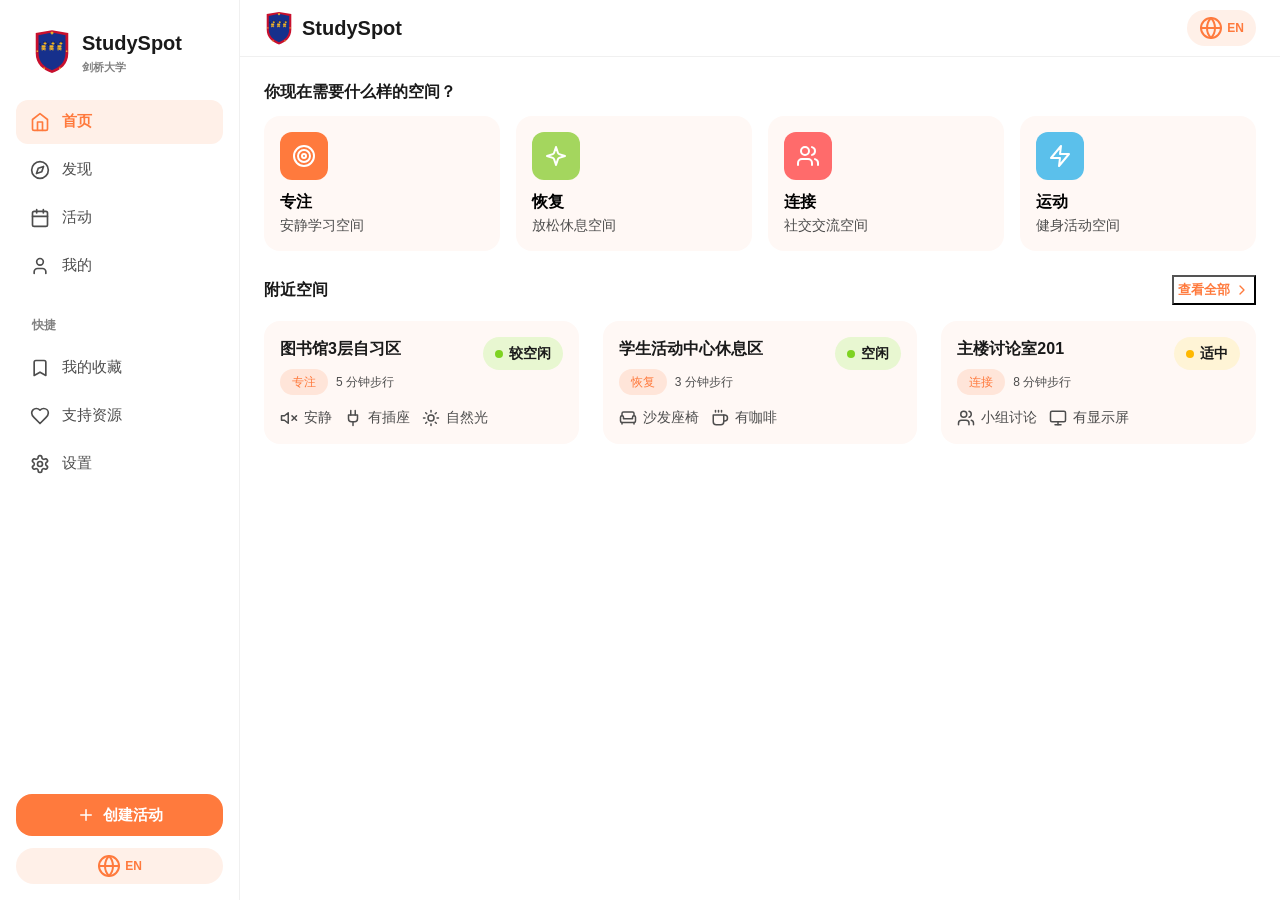
<file: index.html>
<!DOCTYPE html>
<html lang="zh-CN">
<head>
  <meta charset="UTF-8" />
  <meta name="viewport" content="width=device-width, initial-scale=1.0, viewport-fit=cover" />
  <meta name="theme-color" content="#FF7A3D" />
  <meta name="description" content="StudySpot — 校园空间与学生福祉导航平台 / Campus space & wellbeing navigation" />
  <link rel="manifest" href="manifest.webmanifest" />
  <link rel="icon" type="image/svg+xml" href="icons/app-icon.svg" />
  <link rel="apple-touch-icon" href="icons/app-icon.svg" />
  <meta name="apple-mobile-web-app-capable" content="yes" />
  <meta name="apple-mobile-web-app-status-bar-style" content="default" />
  <title>StudySpot</title>
  <link rel="stylesheet" href="css/styles.css" />
</head>
<body>
  <!-- Desktop sidebar (hidden on mobile) -->
  <div class="sidebar-wrap">
    <aside class="sidebar" id="sidebar" aria-label="主导航 / Sidebar navigation"></aside>
  </div>

  <!-- Top app bar -->
  <div class="app-header-wrap">
    <div class="status-bar"></div>
    <header class="app-header" id="app-header">
      <!-- Header content injected by router -->
    </header>
  </div>

  <!-- Scrollable main content -->
  <main class="app-main" id="app-main"></main>

  <!-- Bottom navigation -->
  <div class="bottom-bar-wrap">
    <nav class="bottom-nav" id="bottom-nav" aria-label="主导航"></nav>
    <div class="status-bar"></div>
  </div>

  <!-- Toast -->
  <div class="toast" id="toast" role="status" aria-live="polite"></div>

  <script src="js/icons.js"></script>
  <script src="js/data.js"></script>
  <script src="js/views.js"></script>
  <script src="js/app.js"></script>
  <script>
    if ('serviceWorker' in navigator) {
      window.addEventListener('load', function () {
        navigator.serviceWorker.register('sw.js').catch(function () {});
      });
    }
  </script>
</body>
</html>
</file>
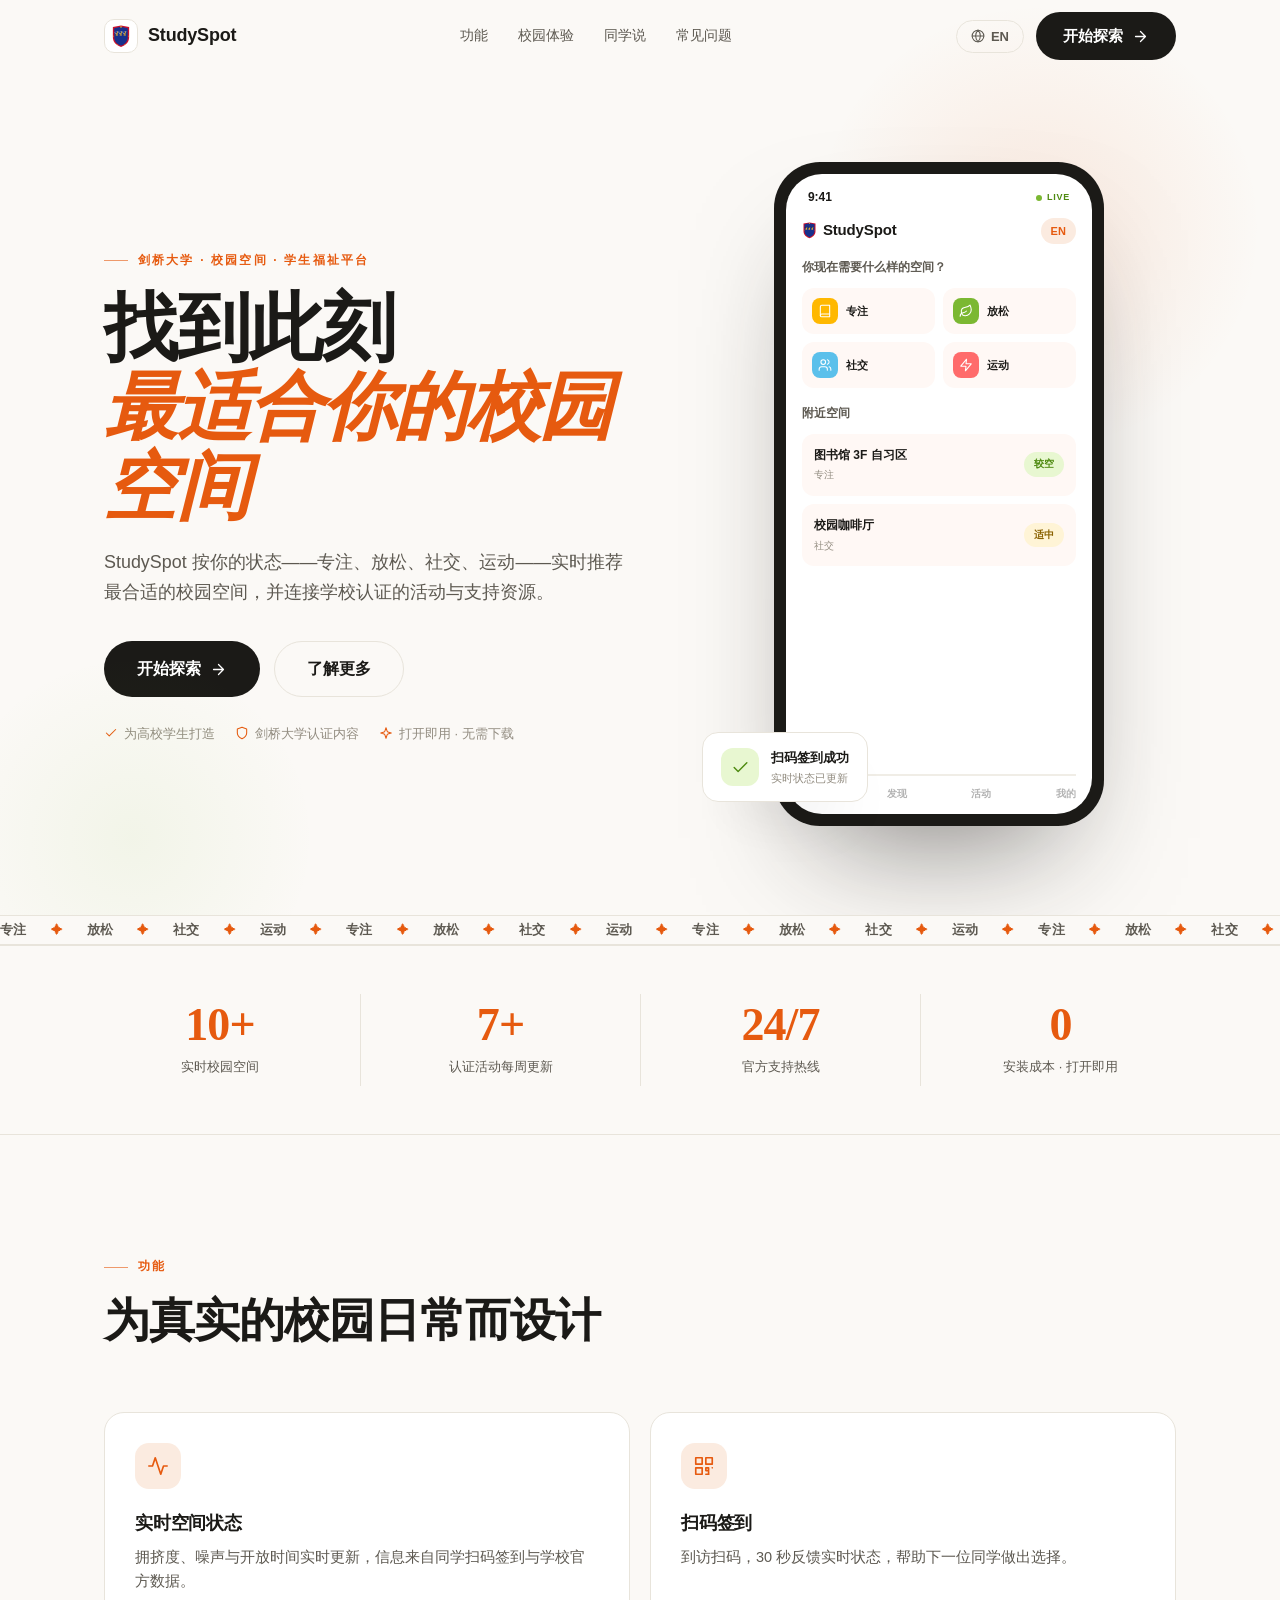
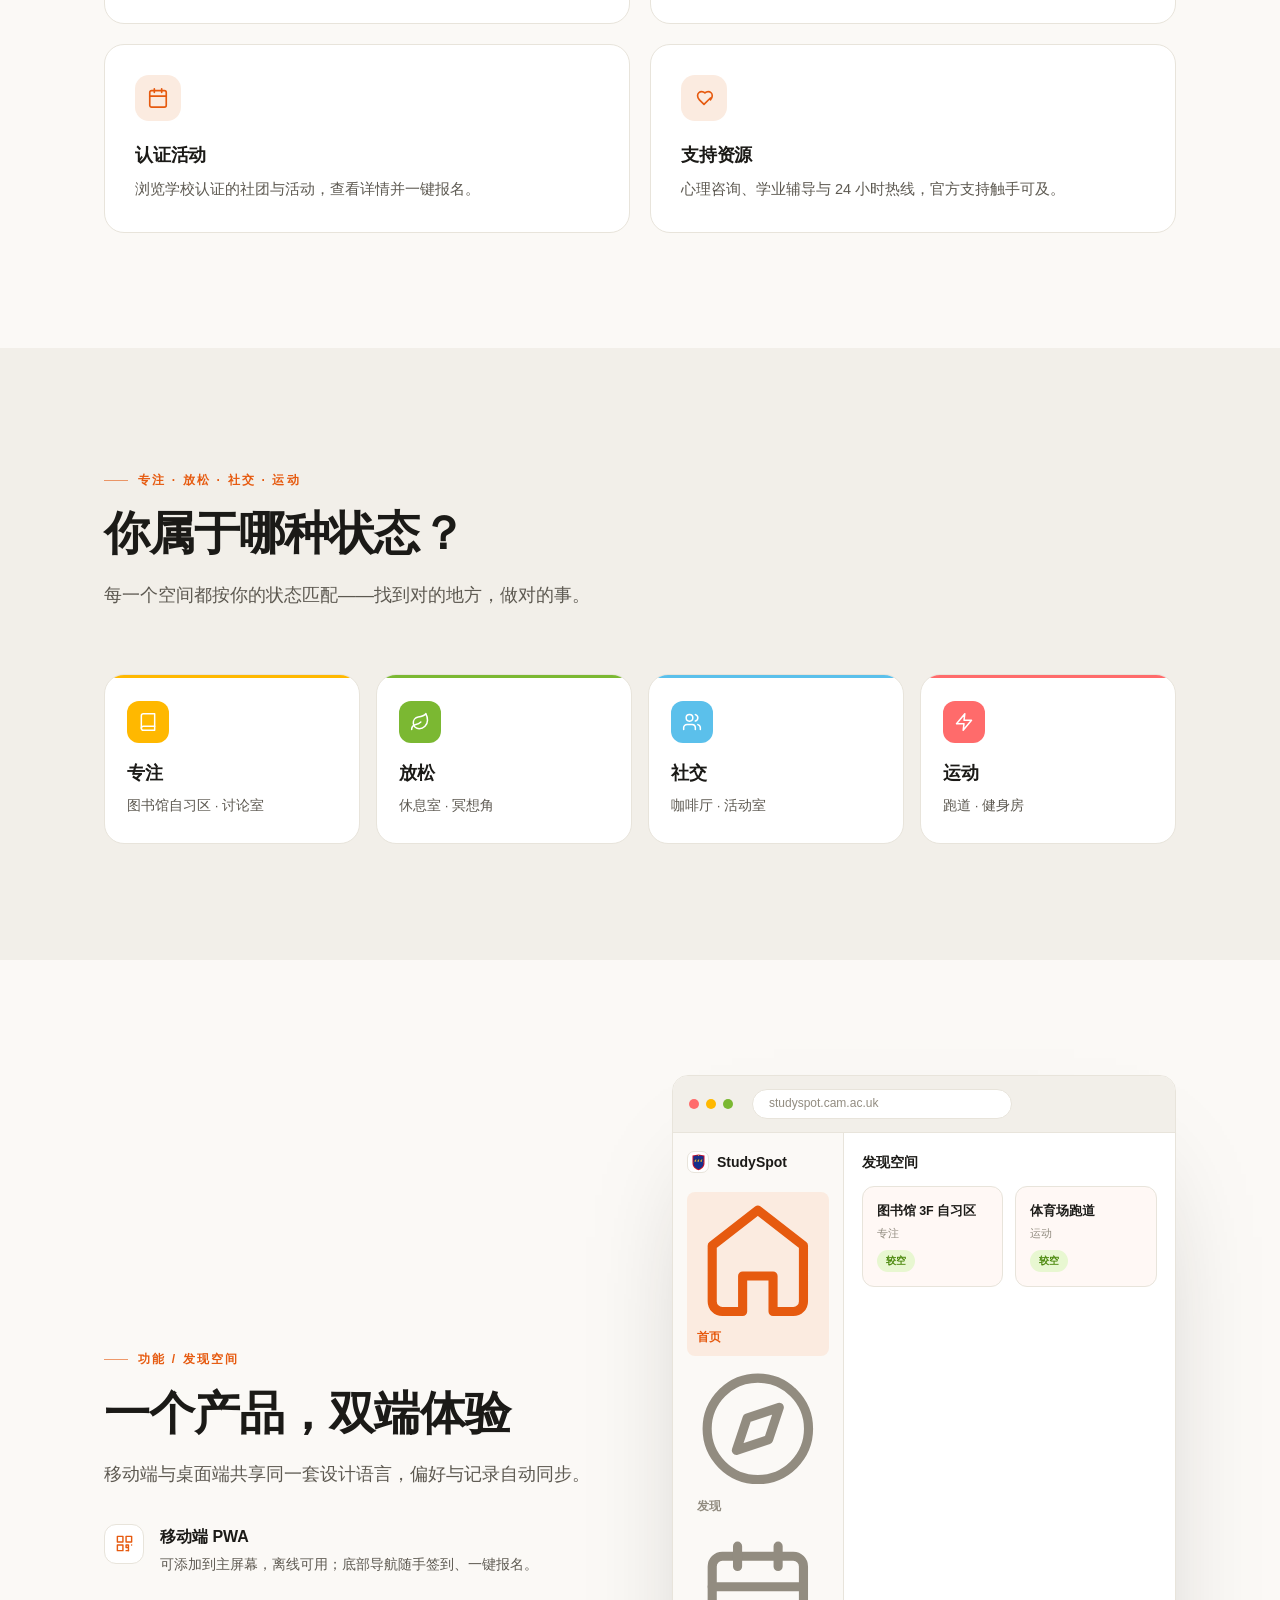
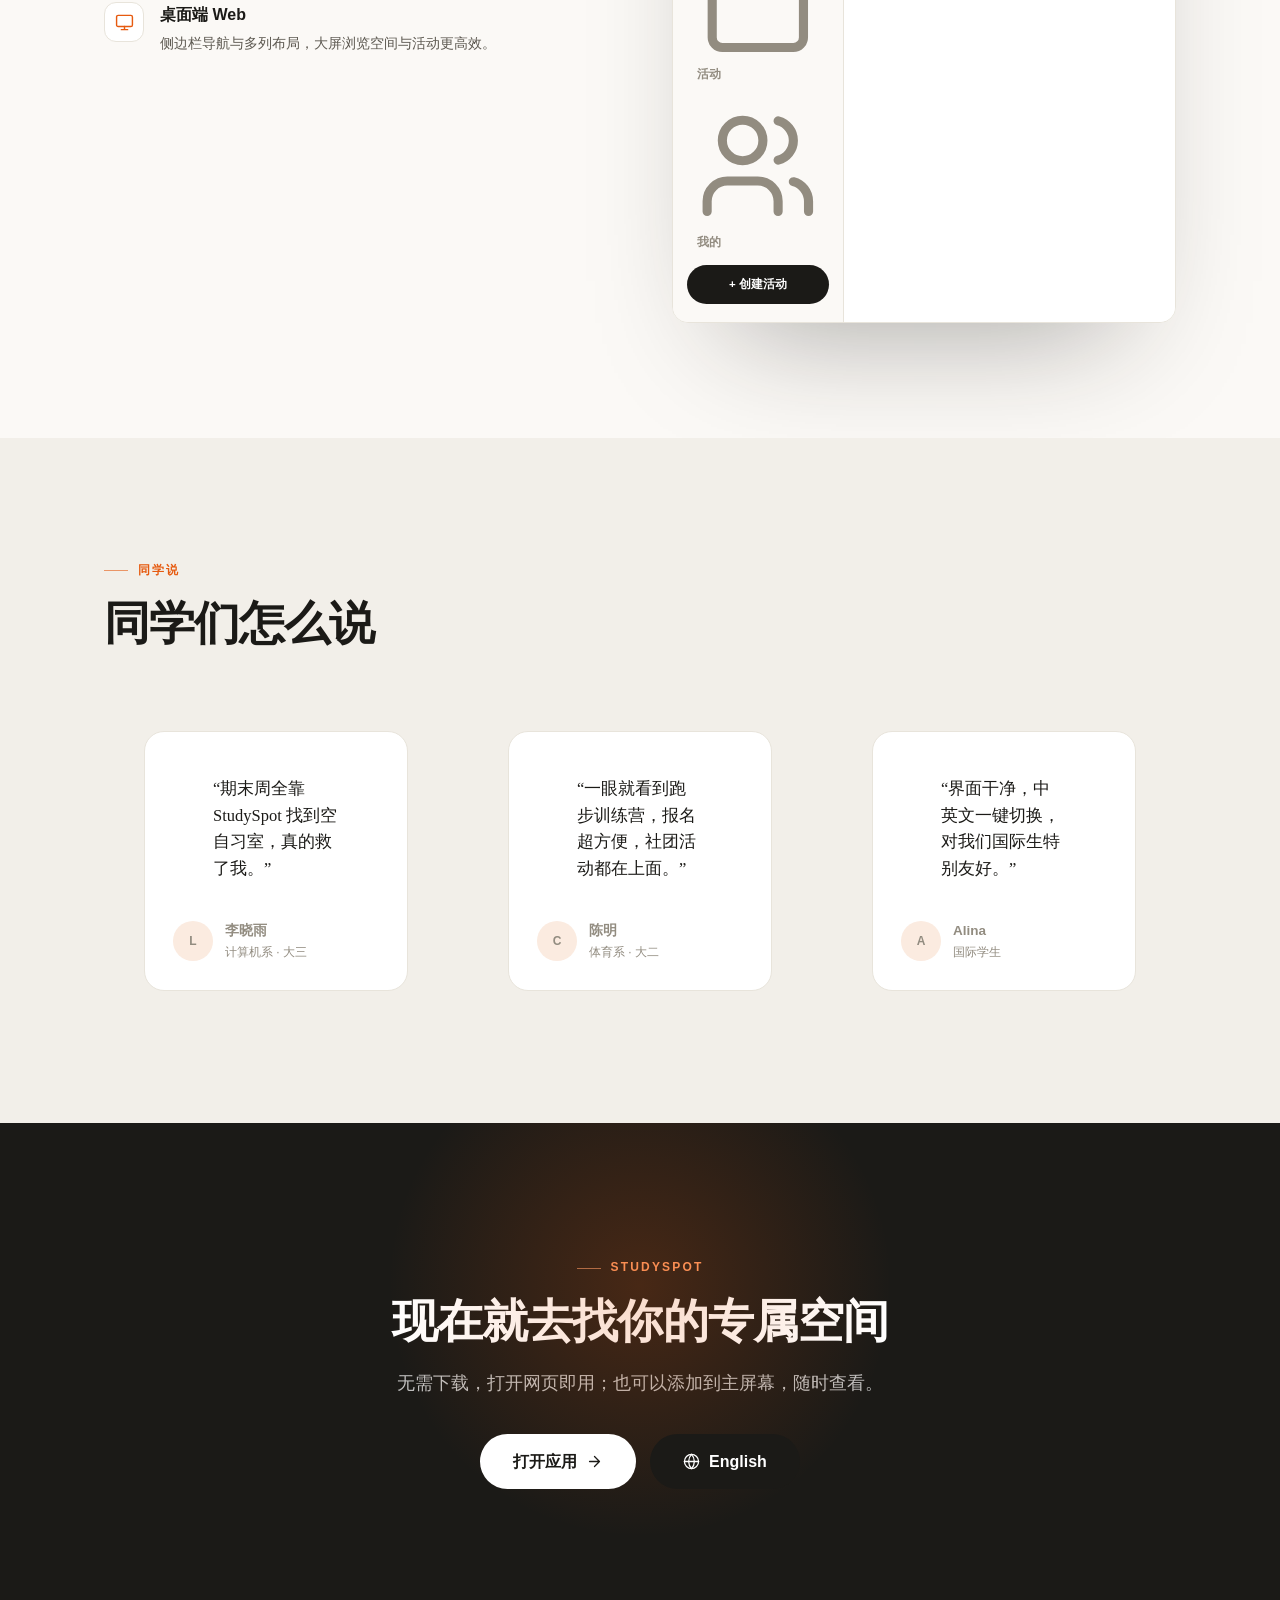
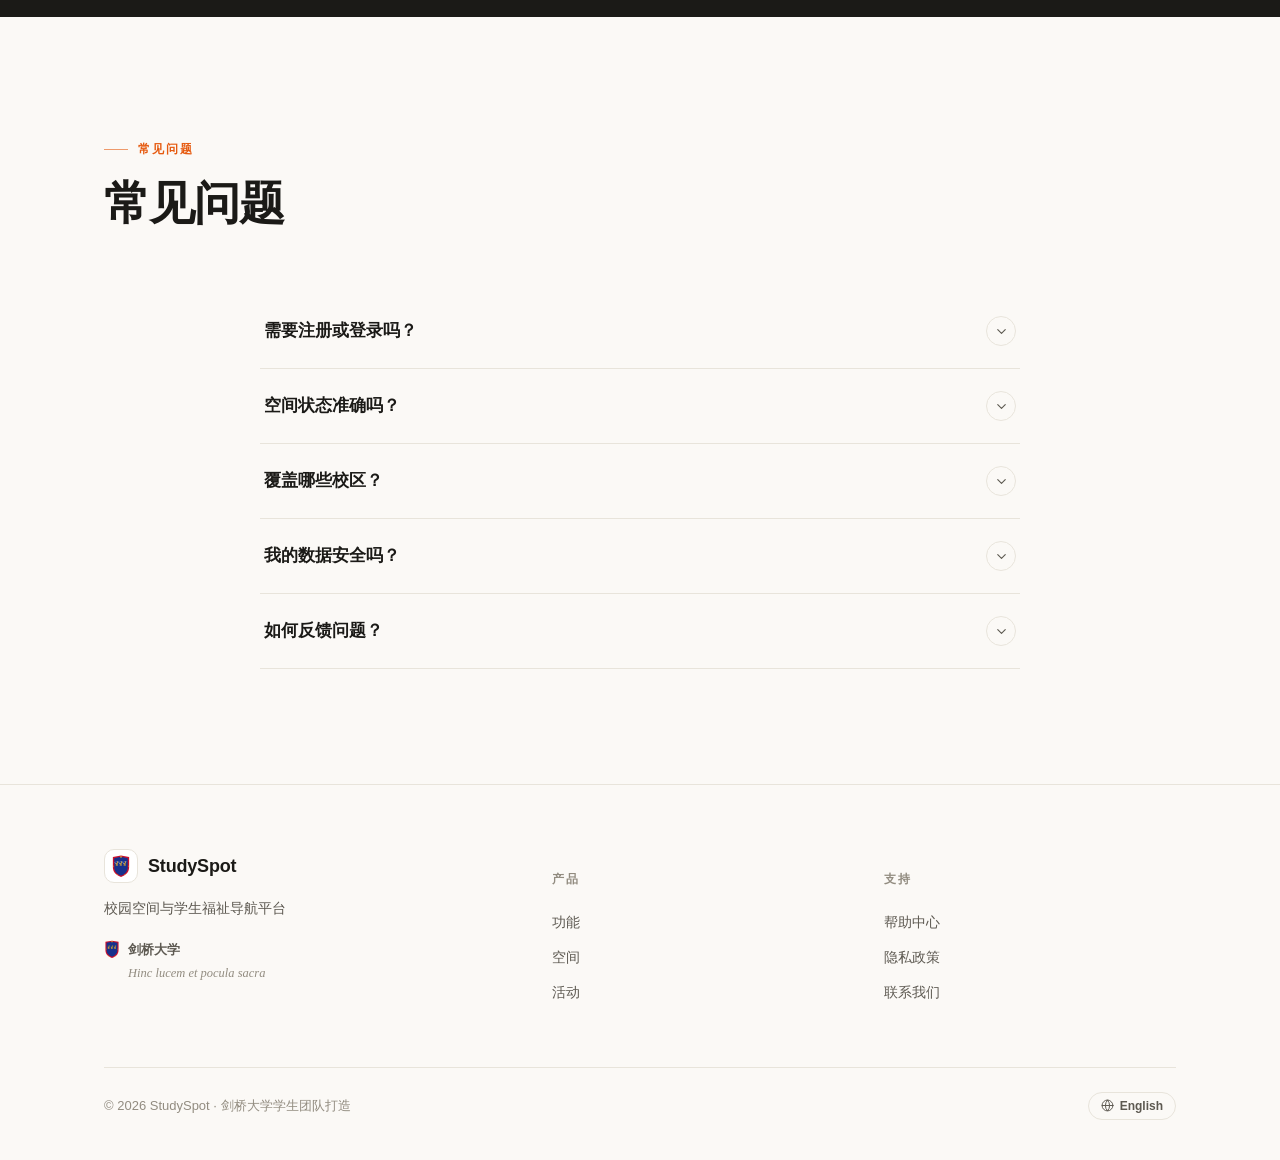
<file: marketing/index.html>
<!DOCTYPE html>
<html lang="zh-CN">
<head>
  <meta charset="UTF-8" />
  <meta name="viewport" content="width=device-width, initial-scale=1.0" />
  <meta name="theme-color" content="#FBF9F6" />
  <meta name="description" content="StudySpot — 校园空间与学生福祉导航平台 / Campus space & student wellbeing navigation" />
  <link rel="icon" type="image/svg+xml" href="../icons/app-icon.svg" />
  <title>StudySpot — 找到此刻最适合你的校园空间</title>
  <link rel="stylesheet" href="css/style.css" />
</head>
<body>
  <div id="site"></div>
  <script src="js/site.js"></script>
</body>
</html>
</file>
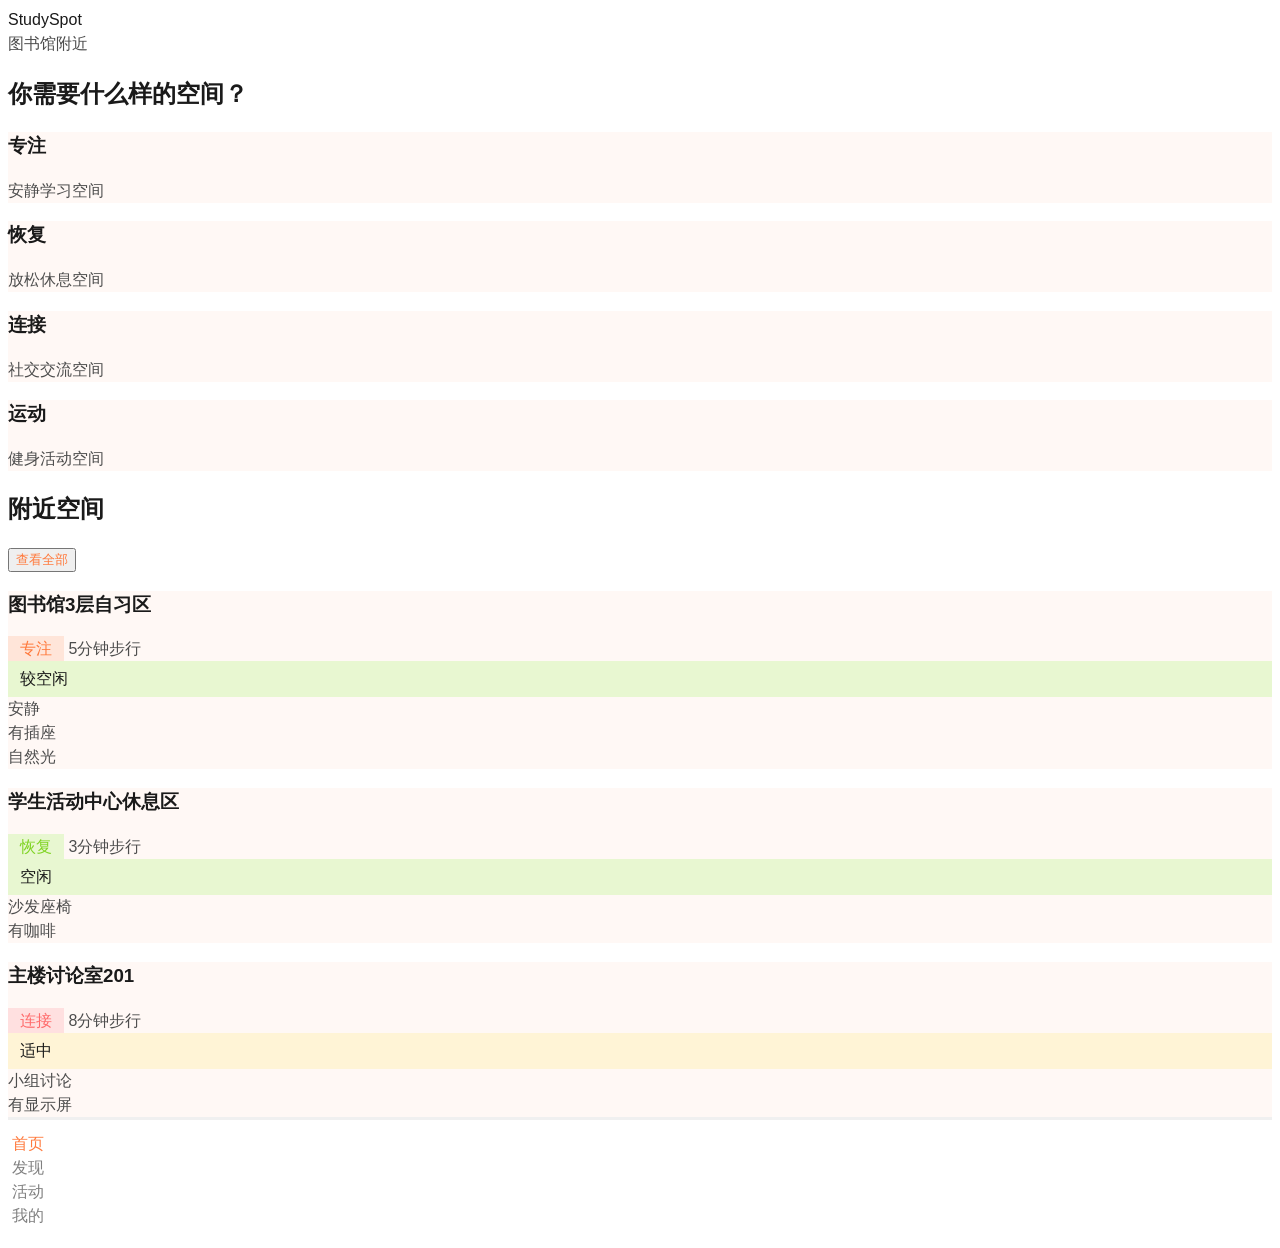
<file: paraflow/Screen & Prototype/homepage-energetic.html>
<!DOCTYPE html><html><head>
    <style>@layer theme, base, paraflow, components, utilities;</style><meta charset="UTF-8">
    <meta name="viewport" content="width=device-width, initial-scale=1.0, viewport-fit=cover">
    
    
    
    <style id="moxt-styled">@layer paraflow{@import url('https://fonts.googleapis.com/css2?family=Roboto:wght@100;300;400;500;700;900&family=Open+Sans:wght@300;400;500;600;700;800&family=Montserrat:wght@100;200;300;400;500;600;700;800;900&family=Inter:wght@100;200;300;400;500;600;700;800;900&family=Poppins:wght@100;200;300;400;500;600;700;800;900&family=Roboto+Condensed:wght@100;200;300;400;500;600;700;800;900&family=Roboto+Mono:wght@100;200;300;400;500;600;700&family=PT+Serif:wght@400;700&family=Arimo:wght@400;500;600;700&family=Raleway:wght@100;200;300;400;500;600;700;800;900&family=Nunito:wght@200;300;400;500;600;700&;800;900&family=Rubik:wght@300;400;500;600;700;800;900&family=Playfair+Display:wght@400;500;600;700;800;900&family=Ubuntu:wght@300;400;500;700&family=Merriweather:wght@300;400;500;600;700;800;900&family=Roboto+Slab:wght@100;200;300;400;500;600;700&family=Libre+Baskerville:wght@400;700&family=Inconsolata:wght@200;300;400;500;600;700;800;900&family=Dancing+Script:wght@400;500;600;700&family=Kanit:wght@100;200;300;400;500;600;700;800;900&display=swap')
}</style>
<!--FontAwesome version: 6.7.2--><link rel="stylesheet" href="https://static.paraflowcontent.com/public/css/font-awesome/font-awesome.672.css"><!--Tailwind version: 4.0.17--><script src="https://static.paraflowcontent.com/public/js/tailwind/tailwind.js"></script><!--iconify-icon version: 3.0.0--><script src="https://static.paraflowcontent.com/public/js/iconify/iconify-icon-3.0.0.js"></script></head>
<body id="14:1" title="homepage-energetic.html" orderindex="80" relativetransform="960, 125" style="background-color: rgba(255, 255, 255, 1); font-family: &quot;-apple-system&quot;, &quot;BlinkMacSystemFont&quot;, &quot;Segoe UI&quot;, sans-serif; line-height: 1.5;" class="w-[390px] min-h-[844px]">

<div id="14:2" orderindex="80" style="background-color: rgba(255, 255, 255, 1); top: 0;" class="fixed w-full z-10">
<div id="14:3" orderindex="80" style="height: env(safe-area-inset-top);"></div>
<header id="14:4" orderindex="81" class="flex justify-between items-center h-14 pr-4 pl-4">
<div id="14:5" orderindex="80" class="flex items-center gap-y-2 gap-x-2">
<div id="14:6" orderindex="80" style="background-color: rgba(255, 122, 61, 1);" class="flex justify-center items-center w-8 h-8 rounded-xl">
<iconify-icon id="14:7" orderindex="80" style="color: rgba(255, 255, 255, 1);" icon="lucide:map-pin" class="text-xl"></iconify-icon>
</div>
<span id="14:8" orderindex="81" style="color: rgba(26, 26, 26, 1);" class="text-xl font-bold">StudySpot</span>
</div>
<div id="14:9" orderindex="81" style="color: rgba(77, 77, 77, 1);" class="text-sm flex items-center gap-y-1 gap-x-1">
<iconify-icon id="14:10" orderindex="80" icon="lucide:map-pin" class="text-base"></iconify-icon>
<span id="14:11" orderindex="81">图书馆附近</span>
</div>
</header>
</div>

<div id="14:12" orderindex="81">
<div id="14:13" orderindex="80" style="height: env(safe-area-inset-top);"></div>
<div id="14:14" orderindex="81" class="h-14"></div>
</div>

<main id="14:15" orderindex="82" class="pt-4 pb-4">

<section id="14:16" orderindex="80" style="margin-top: 0;" class="mb-6 pr-4 pl-4">
<h2 id="14:17" orderindex="80" style="color: rgba(26, 26, 26, 1);" class="text-base mb-4 font-bold">你需要什么样的空间？</h2>

<div id="14:18" orderindex="81" class="grid grid-cols-2 gap-y-4 gap-x-4">

<div id="14:19" orderindex="80" class="hover:bg-[#FFF0E8] flex flex-col gap-y-3 gap-x-3 p-4 rounded-2xl" style="background-color: rgba(255, 248, 245, 1);">
<div id="14:20" orderindex="80" style="background-color: rgba(255, 122, 61, 1);" class="flex justify-center items-center w-12 h-12 rounded-xl">
<iconify-icon id="14:21" orderindex="80" style="color: rgba(255, 255, 255, 1);" icon="lucide:focus" class="text-2xl"></iconify-icon>
</div>
<div id="14:22" orderindex="81">
<h3 id="14:23" orderindex="80" style="color: rgba(26, 26, 26, 1);" class="text-base font-bold">专注</h3>
<p id="14:24" orderindex="81" style="color: rgba(77, 77, 77, 1);" class="text-sm mt-1">安静学习空间</p>
</div>
</div>

<div id="14:25" orderindex="81" class="hover:bg-[#FFF0E8] flex flex-col gap-y-3 gap-x-3 p-4 rounded-2xl" style="background-color: rgba(255, 248, 245, 1);">
<div id="14:26" orderindex="80" style="background-color: rgba(164, 214, 94, 1);" class="flex justify-center items-center w-12 h-12 rounded-xl">
<iconify-icon id="14:27" orderindex="80" style="color: rgba(255, 255, 255, 1);" icon="lucide:sparkles" class="text-2xl"></iconify-icon>
</div>
<div id="14:28" orderindex="81">
<h3 id="14:29" orderindex="80" style="color: rgba(26, 26, 26, 1);" class="text-base font-bold">恢复</h3>
<p id="14:30" orderindex="81" style="color: rgba(77, 77, 77, 1);" class="text-sm mt-1">放松休息空间</p>
</div>
</div>

<div id="14:31" orderindex="82" class="hover:bg-[#FFF0E8] flex flex-col gap-y-3 gap-x-3 p-4 rounded-2xl" style="background-color: rgba(255, 248, 245, 1);">
<div id="14:32" orderindex="80" style="background-color: rgba(255, 107, 107, 1);" class="flex justify-center items-center w-12 h-12 rounded-xl">
<iconify-icon id="14:33" orderindex="80" style="color: rgba(255, 255, 255, 1);" icon="lucide:users" class="text-2xl"></iconify-icon>
</div>
<div id="14:34" orderindex="81">
<h3 id="14:35" orderindex="80" style="color: rgba(26, 26, 26, 1);" class="text-base font-bold">连接</h3>
<p id="14:36" orderindex="81" style="color: rgba(77, 77, 77, 1);" class="text-sm mt-1">社交交流空间</p>
</div>
</div>

<div id="14:37" orderindex="83" class="hover:bg-[#FFF0E8] flex flex-col gap-y-3 gap-x-3 p-4 rounded-2xl" style="background-color: rgba(255, 248, 245, 1);">
<div id="14:38" orderindex="80" style="background-color: rgba(91, 192, 235, 1);" class="flex justify-center items-center w-12 h-12 rounded-xl">
<iconify-icon id="14:39" orderindex="80" style="color: rgba(255, 255, 255, 1);" icon="lucide:zap" class="text-2xl"></iconify-icon>
</div>
<div id="14:40" orderindex="81">
<h3 id="14:41" orderindex="80" style="color: rgba(26, 26, 26, 1);" class="text-base font-bold">运动</h3>
<p id="14:42" orderindex="81" style="color: rgba(77, 77, 77, 1);" class="text-sm mt-1">健身活动空间</p>
</div>
</div>
</div>
</section>

<section id="14:43" orderindex="81" class="pr-4 pl-4">
<div id="14:44" orderindex="80" class="flex justify-between items-center mb-4">
<h2 id="14:45" orderindex="80" style="color: rgba(26, 26, 26, 1);" class="text-base font-bold">附近空间</h2>
<button id="14:46" orderindex="81" style="color: rgba(255, 122, 61, 1);" class="text-sm flex items-center gap-y-1 gap-x-1 font-medium">
<span id="14:47" orderindex="80">查看全部</span>
<iconify-icon id="14:48" orderindex="81" icon="lucide:chevron-right" class="text-base"></iconify-icon>
</button>
</div>

<div id="14:49" orderindex="81">

<div id="14:50" orderindex="80" style="background-color: rgba(255, 248, 245, 1); margin-top: 0;" class="mb-4 p-4 rounded-2xl">
<div id="14:51" orderindex="80" class="flex justify-between items-start mb-3">
<div id="14:52" orderindex="80" style="flex-basis: 0%;" class="grow shrink">
<h3 id="14:53" orderindex="80" style="color: rgba(26, 26, 26, 1);" class="text-base font-bold">图书馆3层自习区</h3>
<div id="14:54" orderindex="81" class="flex items-center gap-y-2 gap-x-2 mt-2">
<span id="14:55" orderindex="80" style="background-color: rgba(255, 229, 217, 1); color: rgba(255, 122, 61, 1); padding: 0.25rem 0.75rem;" class="text-xs font-medium rounded-full">专注</span>
<span id="14:56" orderindex="81" style="color: rgba(77, 77, 77, 1);" class="text-xs font-medium">5分钟步行</span>
</div>
</div>
<div id="14:57" orderindex="81" style="background-color: rgba(232, 247, 209, 1); row-gap: 0.375rem; column-gap: 0.375rem; padding: 0.375rem 0.75rem;" class="flex items-center rounded-full">
<div id="14:58" orderindex="80" style="background-color: rgba(126, 211, 33, 1);" class="w-2 h-2 rounded-full"></div>
<span id="14:59" orderindex="81" style="color: rgba(26, 26, 26, 1);" class="text-sm font-bold">较空闲</span>
</div>
</div>
<div id="14:60" orderindex="81" style="color: rgba(77, 77, 77, 1);" class="text-sm flex items-center gap-y-4 gap-x-4">
<div id="14:61" orderindex="80" style="row-gap: 0.375rem; column-gap: 0.375rem;" class="flex items-center">
<iconify-icon id="14:62" orderindex="80" icon="lucide:volume-x" class="text-lg"></iconify-icon>
<span id="14:63" orderindex="81">安静</span>
</div>
<div id="14:64" orderindex="81" style="row-gap: 0.375rem; column-gap: 0.375rem;" class="flex items-center">
<iconify-icon id="14:65" orderindex="80" icon="lucide:plug" class="text-lg"></iconify-icon>
<span id="14:66" orderindex="81">有插座</span>
</div>
<div id="14:67" orderindex="82" style="row-gap: 0.375rem; column-gap: 0.375rem;" class="flex items-center">
<iconify-icon id="14:68" orderindex="80" icon="lucide:sun" class="text-lg"></iconify-icon>
<span id="14:69" orderindex="81">自然光</span>
</div>
</div>
</div>

<div id="14:70" orderindex="81" style="background-color: rgba(255, 248, 245, 1); margin-top: 0;" class="mb-4 p-4 rounded-2xl">
<div id="14:71" orderindex="80" class="flex justify-between items-start mb-3">
<div id="14:72" orderindex="80" style="flex-basis: 0%;" class="grow shrink">
<h3 id="14:73" orderindex="80" style="color: rgba(26, 26, 26, 1);" class="text-base font-bold">学生活动中心休息区</h3>
<div id="14:74" orderindex="81" class="flex items-center gap-y-2 gap-x-2 mt-2">
<span id="14:75" orderindex="80" style="background-color: rgba(232, 247, 209, 1); color: rgba(126, 211, 33, 1); padding: 0.25rem 0.75rem;" class="text-xs font-medium rounded-full">恢复</span>
<span id="14:76" orderindex="81" style="color: rgba(77, 77, 77, 1);" class="text-xs font-medium">3分钟步行</span>
</div>
</div>
<div id="14:77" orderindex="81" style="background-color: rgba(232, 247, 209, 1); row-gap: 0.375rem; column-gap: 0.375rem; padding: 0.375rem 0.75rem;" class="flex items-center rounded-full">
<div id="14:78" orderindex="80" style="background-color: rgba(126, 211, 33, 1);" class="w-2 h-2 rounded-full"></div>
<span id="14:79" orderindex="81" style="color: rgba(26, 26, 26, 1);" class="text-sm font-bold">空闲</span>
</div>
</div>
<div id="14:80" orderindex="81" style="color: rgba(77, 77, 77, 1);" class="text-sm flex items-center gap-y-4 gap-x-4">
<div id="14:81" orderindex="80" style="row-gap: 0.375rem; column-gap: 0.375rem;" class="flex items-center">
<iconify-icon id="14:82" orderindex="80" icon="lucide:sofa" class="text-lg"></iconify-icon>
<span id="14:83" orderindex="81">沙发座椅</span>
</div>
<div id="14:84" orderindex="81" style="row-gap: 0.375rem; column-gap: 0.375rem;" class="flex items-center">
<iconify-icon id="14:85" orderindex="80" icon="lucide:coffee" class="text-lg"></iconify-icon>
<span id="14:86" orderindex="81">有咖啡</span>
</div>
</div>
</div>

<div id="14:87" orderindex="82" style="background-color: rgba(255, 248, 245, 1);" class="p-4 rounded-2xl">
<div id="14:88" orderindex="80" class="flex justify-between items-start mb-3">
<div id="14:89" orderindex="80" style="flex-basis: 0%;" class="grow shrink">
<h3 id="14:90" orderindex="80" style="color: rgba(26, 26, 26, 1);" class="text-base font-bold">主楼讨论室201</h3>
<div id="14:91" orderindex="81" class="flex items-center gap-y-2 gap-x-2 mt-2">
<span id="14:92" orderindex="80" style="background-color: rgba(255, 224, 224, 1); color: rgba(255, 107, 107, 1); padding: 0.25rem 0.75rem;" class="text-xs font-medium rounded-full">连接</span>
<span id="14:93" orderindex="81" style="color: rgba(77, 77, 77, 1);" class="text-xs font-medium">8分钟步行</span>
</div>
</div>
<div id="14:94" orderindex="81" style="background-color: rgba(255, 244, 214, 1); row-gap: 0.375rem; column-gap: 0.375rem; padding: 0.375rem 0.75rem;" class="flex items-center rounded-full">
<div id="14:95" orderindex="80" style="background-color: rgba(255, 184, 0, 1);" class="w-2 h-2 rounded-full"></div>
<span id="14:96" orderindex="81" style="color: rgba(26, 26, 26, 1);" class="text-sm font-bold">适中</span>
</div>
</div>
<div id="14:97" orderindex="81" style="color: rgba(77, 77, 77, 1);" class="text-sm flex items-center gap-y-4 gap-x-4">
<div id="14:98" orderindex="80" style="row-gap: 0.375rem; column-gap: 0.375rem;" class="flex items-center">
<iconify-icon id="14:99" orderindex="80" icon="lucide:users" class="text-lg"></iconify-icon>
<span id="14:100" orderindex="81">小组讨论</span>
</div>
<div id="14:101" orderindex="81" style="row-gap: 0.375rem; column-gap: 0.375rem;" class="flex items-center">
<iconify-icon id="14:102" orderindex="80" icon="lucide:monitor" class="text-lg"></iconify-icon>
<span id="14:103" orderindex="81">有显示屏</span>
</div>
</div>
</div>
</div>
</section>
</main>

<div id="14:104" orderindex="83">
<div id="14:105" orderindex="80" class="h-[72px] mt-6"></div>
<div id="14:106" orderindex="81" style="height: env(safe-area-inset-bottom);"></div>
</div>

<div id="14:107" orderindex="84" style="background-color: rgba(255, 255, 255, 1); bottom: 0; border-top-style: solid; border-color: rgba(240, 240, 240, 1);" class="fixed w-full z-10 border-t-[2px]">
<nav id="14:108" orderindex="80" style="padding: 0.75rem 0.25rem;" class="flex justify-around">

<div id="14:109" orderindex="80" style="flex-basis: 0%;" class="flex flex-col grow shrink items-center gap-y-1 gap-x-1">
<div id="14:110" orderindex="80" class="flex justify-center items-center w-6 h-6">
<iconify-icon id="14:111" orderindex="80" style="color: rgba(255, 122, 61, 1);" icon="lucide:home" class="text-2xl"></iconify-icon>
</div>
<span id="14:112" orderindex="81" style="color: rgba(255, 122, 61, 1);" class="text-xs font-medium">首页</span>
</div>

<div id="14:113" orderindex="81" style="flex-basis: 0%;" class="flex flex-col grow shrink items-center gap-y-1 gap-x-1">
<div id="14:114" orderindex="80" class="flex justify-center items-center w-6 h-6">
<iconify-icon id="14:115" orderindex="80" style="color: rgba(128, 128, 128, 1);" icon="lucide:compass" class="text-2xl"></iconify-icon>
</div>
<span id="14:116" orderindex="81" style="color: rgba(128, 128, 128, 1);" class="text-xs font-medium">发现</span>
</div>

<div id="14:117" orderindex="82" style="flex-basis: 0%;" class="flex flex-col grow shrink items-center gap-y-1 gap-x-1">
<div id="14:118" orderindex="80" class="flex justify-center items-center w-6 h-6">
<iconify-icon id="14:119" orderindex="80" style="color: rgba(128, 128, 128, 1);" icon="lucide:calendar" class="text-2xl"></iconify-icon>
</div>
<span id="14:120" orderindex="81" style="color: rgba(128, 128, 128, 1);" class="text-xs font-medium">活动</span>
</div>

<div id="14:121" orderindex="83" style="flex-basis: 0%;" class="flex flex-col grow shrink items-center gap-y-1 gap-x-1">
<div id="14:122" orderindex="80" class="flex justify-center items-center w-6 h-6">
<iconify-icon id="14:123" orderindex="80" style="color: rgba(128, 128, 128, 1);" icon="lucide:user" class="text-2xl"></iconify-icon>
</div>
<span id="14:124" orderindex="81" style="color: rgba(128, 128, 128, 1);" class="text-xs font-medium">我的</span>
</div>
</nav>
<div id="14:125" orderindex="81" style="height: env(safe-area-inset-bottom);"></div>
</div>



</body></html>
</file>
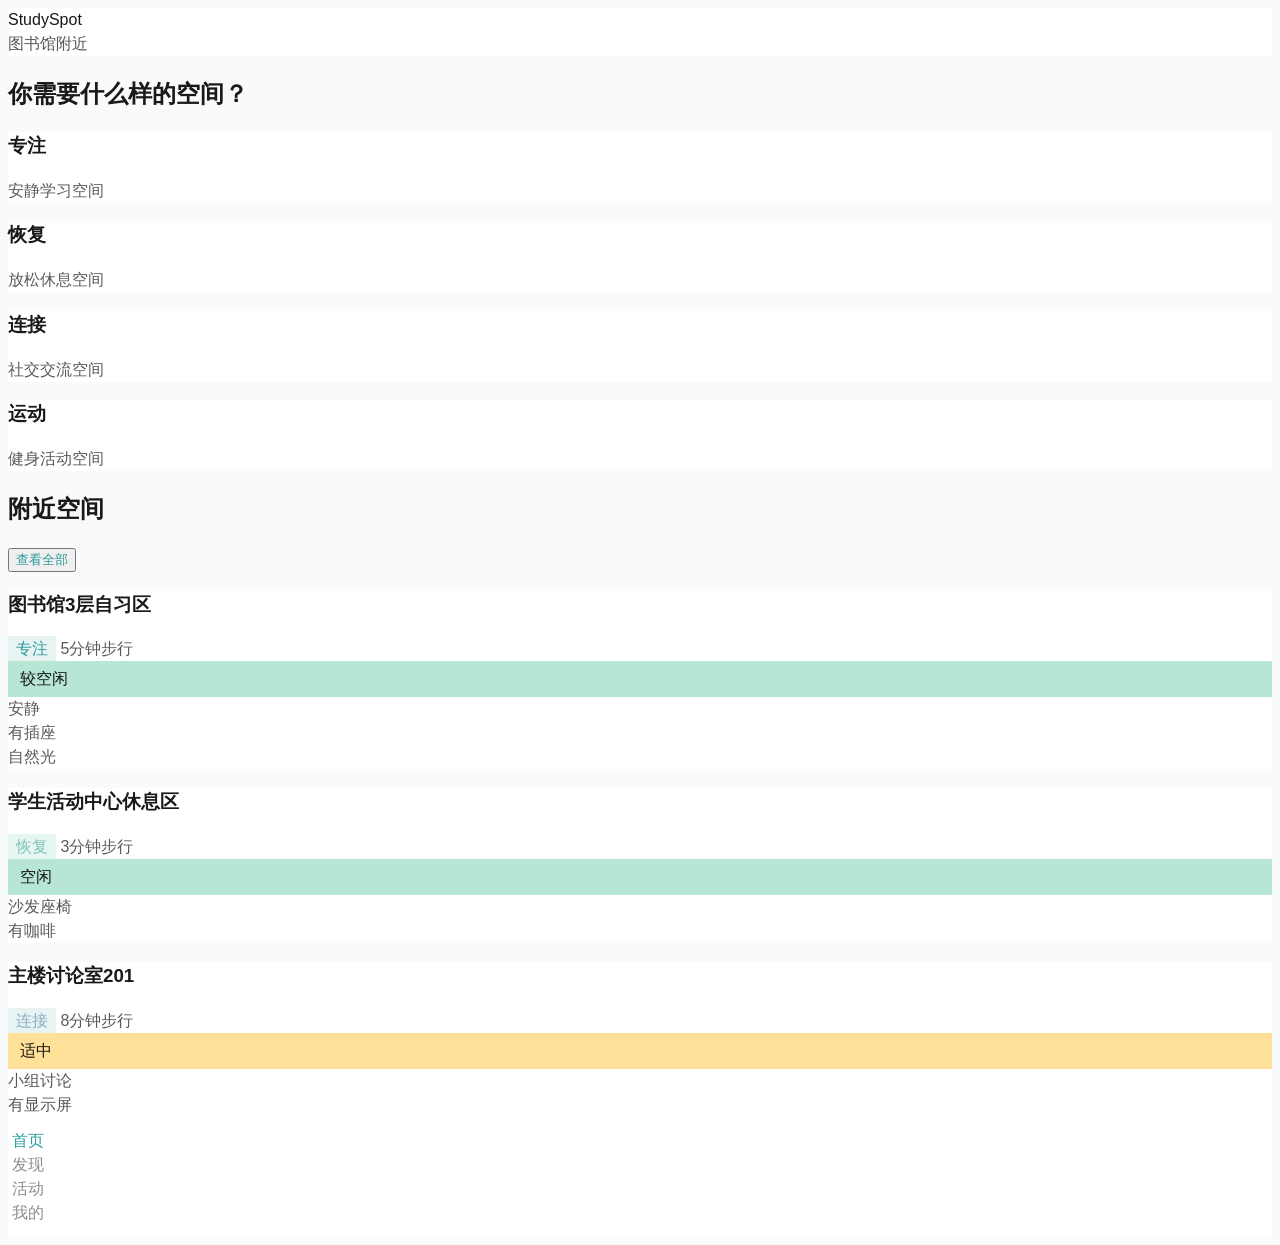
<file: paraflow/Screen & Prototype/homepage-fresh-natural.html>
<!DOCTYPE html><html><head>
    <style>@layer theme, base, paraflow, components, utilities;</style><meta charset="UTF-8">
    <meta name="viewport" content="width=device-width, initial-scale=1.0, viewport-fit=cover">
    
    
    
    <style id="moxt-styled">@layer paraflow{@import url('https://fonts.googleapis.com/css2?family=Roboto:wght@100;300;400;500;700;900&family=Open+Sans:wght@300;400;500;600;700;800&family=Montserrat:wght@100;200;300;400;500;600;700;800;900&family=Inter:wght@100;200;300;400;500;600;700;800;900&family=Poppins:wght@100;200;300;400;500;600;700;800;900&family=Roboto+Condensed:wght@100;200;300;400;500;600;700;800;900&family=Roboto+Mono:wght@100;200;300;400;500;600;700&family=PT+Serif:wght@400;700&family=Arimo:wght@400;500;600;700&family=Raleway:wght@100;200;300;400;500;600;700;800;900&family=Nunito:wght@200;300;400;500;600;700&;800;900&family=Rubik:wght@300;400;500;600;700;800;900&family=Playfair+Display:wght@400;500;600;700;800;900&family=Ubuntu:wght@300;400;500;700&family=Merriweather:wght@300;400;500;600;700;800;900&family=Roboto+Slab:wght@100;200;300;400;500;600;700&family=Libre+Baskerville:wght@400;700&family=Inconsolata:wght@200;300;400;500;600;700;800;900&family=Dancing+Script:wght@400;500;600;700&family=Kanit:wght@100;200;300;400;500;600;700;800;900&display=swap')
}</style>
<!--FontAwesome version: 6.7.2--><link rel="stylesheet" href="https://static.paraflowcontent.com/public/css/font-awesome/font-awesome.672.css"><!--Tailwind version: 4.0.17--><script src="https://static.paraflowcontent.com/public/js/tailwind/tailwind.js"></script><!--iconify-icon version: 3.0.0--><script src="https://static.paraflowcontent.com/public/js/iconify/iconify-icon-3.0.0.js"></script></head>
<body id="12:1" title="homepage-fresh-natural.html" orderindex="80" relativetransform="100, 125" style="background-color: hsla( 200 , 15% , 98% , 1 ); font-family: &quot;-apple-system&quot;, &quot;BlinkMacSystemFont&quot;, &quot;Segoe UI&quot;, sans-serif; line-height: 1.5;" class="w-[390px] min-h-[844px]">

<div id="12:2" orderindex="80" style="background-color: rgba(255, 255, 255, 1); top: 0;" class="fixed w-full z-10">
<div id="12:3" orderindex="80" style="height: env(safe-area-inset-top);"></div>
<header id="12:4" orderindex="81" class="flex justify-between items-center h-14 pr-4 pl-4">
<div id="12:5" orderindex="80" class="flex items-center gap-y-2 gap-x-2">
<div id="12:6" orderindex="80" style="background-color: rgba(45, 155, 155, 1);" class="flex justify-center items-center w-8 h-8 rounded-lg">
<iconify-icon id="12:7" orderindex="80" style="color: rgba(255, 255, 255, 1);" icon="lucide:map-pin" class="text-xl"></iconify-icon>
</div>
<span id="12:8" orderindex="81" style="color: color-mix( in oklab , #000 90% , transparent );" class="text-xl font-semibold">StudySpot</span>
</div>
<div id="12:9" orderindex="81" style="color: color-mix( in oklab , #000 65% , transparent );" class="text-sm flex items-center gap-y-1 gap-x-1">
<iconify-icon id="12:10" orderindex="80" icon="lucide:map-pin" class="text-base"></iconify-icon>
<span id="12:11" orderindex="81">图书馆附近</span>
</div>
</header>
</div>

<div id="12:12" orderindex="81">
<div id="12:13" orderindex="80" style="height: env(safe-area-inset-top);"></div>
<div id="12:14" orderindex="81" class="h-14"></div>
</div>

<main id="12:15" orderindex="82" class="pt-4 pb-4">

<section id="12:16" orderindex="80" style="margin-top: 0;" class="mb-6 pr-4 pl-4">
<h2 id="12:17" orderindex="80" style="color: color-mix( in oklab , #000 90% , transparent );" class="text-base mb-3 font-semibold">你需要什么样的空间？</h2>

<div id="12:18" orderindex="81" class="grid grid-cols-2 gap-y-3 gap-x-3">

<div id="12:19" orderindex="80" style="background-color: rgba(255, 255, 255, 1);" class="flex flex-col gap-y-3 gap-x-3 p-4 rounded-2xl">
<div id="12:20" orderindex="80" style="background-color: rgba(232, 244, 244, 1);" class="flex justify-center items-center w-12 h-12 rounded-lg">
<iconify-icon id="12:21" orderindex="80" style="color: rgba(45, 155, 155, 1);" icon="lucide:focus" class="text-2xl"></iconify-icon>
</div>
<div id="12:22" orderindex="81">
<h3 id="12:23" orderindex="80" style="color: color-mix( in oklab , #000 90% , transparent );" class="text-base font-semibold">专注</h3>
<p id="12:24" orderindex="81" style="color: color-mix( in oklab , #000 65% , transparent );" class="text-sm mt-1">安静学习空间</p>
</div>
</div>

<div id="12:25" orderindex="81" style="background-color: rgba(255, 255, 255, 1);" class="flex flex-col gap-y-3 gap-x-3 p-4 rounded-2xl">
<div id="12:26" orderindex="80" style="background-color: rgba(232, 244, 244, 1);" class="flex justify-center items-center w-12 h-12 rounded-lg">
<iconify-icon id="12:27" orderindex="80" style="color: rgba(130, 195, 186, 1);" icon="lucide:sparkles" class="text-2xl"></iconify-icon>
</div>
<div id="12:28" orderindex="81">
<h3 id="12:29" orderindex="80" style="color: color-mix( in oklab , #000 90% , transparent );" class="text-base font-semibold">恢复</h3>
<p id="12:30" orderindex="81" style="color: color-mix( in oklab , #000 65% , transparent );" class="text-sm mt-1">放松休息空间</p>
</div>
</div>

<div id="12:31" orderindex="82" style="background-color: rgba(255, 255, 255, 1);" class="flex flex-col gap-y-3 gap-x-3 p-4 rounded-2xl">
<div id="12:32" orderindex="80" style="background-color: rgba(232, 244, 244, 1);" class="flex justify-center items-center w-12 h-12 rounded-lg">
<iconify-icon id="12:33" orderindex="80" style="color: rgba(141, 174, 199, 1);" icon="lucide:users" class="text-2xl"></iconify-icon>
</div>
<div id="12:34" orderindex="81">
<h3 id="12:35" orderindex="80" style="color: color-mix( in oklab , #000 90% , transparent );" class="text-base font-semibold">连接</h3>
<p id="12:36" orderindex="81" style="color: color-mix( in oklab , #000 65% , transparent );" class="text-sm mt-1">社交交流空间</p>
</div>
</div>

<div id="12:37" orderindex="83" style="background-color: rgba(255, 255, 255, 1);" class="flex flex-col gap-y-3 gap-x-3 p-4 rounded-2xl">
<div id="12:38" orderindex="80" style="background-color: rgba(232, 244, 244, 1);" class="flex justify-center items-center w-12 h-12 rounded-lg">
<iconify-icon id="12:39" orderindex="80" style="color: rgba(45, 155, 155, 1);" icon="lucide:zap" class="text-2xl"></iconify-icon>
</div>
<div id="12:40" orderindex="81">
<h3 id="12:41" orderindex="80" style="color: color-mix( in oklab , #000 90% , transparent );" class="text-base font-semibold">运动</h3>
<p id="12:42" orderindex="81" style="color: color-mix( in oklab , #000 65% , transparent );" class="text-sm mt-1">健身活动空间</p>
</div>
</div>
</div>
</section>

<section id="12:43" orderindex="81" class="pr-4 pl-4">
<div id="12:44" orderindex="80" class="flex justify-between items-center mb-3">
<h2 id="12:45" orderindex="80" style="color: color-mix( in oklab , #000 90% , transparent );" class="text-base font-semibold">附近空间</h2>
<button id="12:46" orderindex="81" style="color: rgba(45, 155, 155, 1);" class="text-sm flex items-center gap-y-1 gap-x-1">
<span id="12:47" orderindex="80">查看全部</span>
<iconify-icon id="12:48" orderindex="81" icon="lucide:chevron-right" class="text-base"></iconify-icon>
</button>
</div>

<div id="12:49" orderindex="81">

<div id="12:50" orderindex="80" style="background-color: rgba(255, 255, 255, 1); margin-top: 0;" class="mb-3 p-4 rounded-2xl">
<div id="12:51" orderindex="80" class="flex justify-between items-start mb-3">
<div id="12:52" orderindex="80" style="flex-basis: 0%;" class="grow shrink">
<h3 id="12:53" orderindex="80" style="color: color-mix( in oklab , #000 90% , transparent );" class="text-base font-semibold">图书馆3层自习区</h3>
<div id="12:54" orderindex="81" class="flex items-center gap-y-2 gap-x-2 mt-1">
<span id="12:55" orderindex="80" style="background-color: rgba(232, 244, 244, 1); color: rgba(45, 155, 155, 1); padding: 0.25rem 0.5rem;" class="text-xs rounded-full">专注</span>
<span id="12:56" orderindex="81" style="color: color-mix( in oklab , #000 65% , transparent );" class="text-xs">5分钟步行</span>
</div>
</div>
<div id="12:57" orderindex="81" style="background-color: rgba(184, 230, 213, 1); padding: 0.375rem 0.75rem;" class="flex items-center gap-y-1 gap-x-1 rounded-full">
<div id="12:58" orderindex="80" style="background-color: rgba(45, 155, 155, 1);" class="w-2 h-2 rounded-full"></div>
<span id="12:59" orderindex="81" style="color: color-mix( in oklab , #000 90% , transparent );" class="text-sm font-medium">较空闲</span>
</div>
</div>
<div id="12:60" orderindex="81" style="color: color-mix( in oklab , #000 65% , transparent );" class="text-sm flex items-center gap-y-4 gap-x-4">
<div id="12:61" orderindex="80" class="flex items-center gap-y-1 gap-x-1">
<iconify-icon id="12:62" orderindex="80" icon="lucide:volume-x" class="text-base"></iconify-icon>
<span id="12:63" orderindex="81">安静</span>
</div>
<div id="12:64" orderindex="81" class="flex items-center gap-y-1 gap-x-1">
<iconify-icon id="12:65" orderindex="80" icon="lucide:plug" class="text-base"></iconify-icon>
<span id="12:66" orderindex="81">有插座</span>
</div>
<div id="12:67" orderindex="82" class="flex items-center gap-y-1 gap-x-1">
<iconify-icon id="12:68" orderindex="80" icon="lucide:sun" class="text-base"></iconify-icon>
<span id="12:69" orderindex="81">自然光</span>
</div>
</div>
</div>

<div id="12:70" orderindex="81" style="background-color: rgba(255, 255, 255, 1); margin-top: 0;" class="mb-3 p-4 rounded-2xl">
<div id="12:71" orderindex="80" class="flex justify-between items-start mb-3">
<div id="12:72" orderindex="80" style="flex-basis: 0%;" class="grow shrink">
<h3 id="12:73" orderindex="80" style="color: color-mix( in oklab , #000 90% , transparent );" class="text-base font-semibold">学生活动中心休息区</h3>
<div id="12:74" orderindex="81" class="flex items-center gap-y-2 gap-x-2 mt-1">
<span id="12:75" orderindex="80" style="background-color: rgba(229, 247, 240, 1); color: rgba(130, 195, 186, 1); padding: 0.25rem 0.5rem;" class="text-xs rounded-full">恢复</span>
<span id="12:76" orderindex="81" style="color: color-mix( in oklab , #000 65% , transparent );" class="text-xs">3分钟步行</span>
</div>
</div>
<div id="12:77" orderindex="81" style="background-color: rgba(184, 230, 213, 1); padding: 0.375rem 0.75rem;" class="flex items-center gap-y-1 gap-x-1 rounded-full">
<div id="12:78" orderindex="80" style="background-color: rgba(45, 155, 155, 1);" class="w-2 h-2 rounded-full"></div>
<span id="12:79" orderindex="81" style="color: color-mix( in oklab , #000 90% , transparent );" class="text-sm font-medium">空闲</span>
</div>
</div>
<div id="12:80" orderindex="81" style="color: color-mix( in oklab , #000 65% , transparent );" class="text-sm flex items-center gap-y-4 gap-x-4">
<div id="12:81" orderindex="80" class="flex items-center gap-y-1 gap-x-1">
<iconify-icon id="12:82" orderindex="80" icon="lucide:sofa" class="text-base"></iconify-icon>
<span id="12:83" orderindex="81">沙发座椅</span>
</div>
<div id="12:84" orderindex="81" class="flex items-center gap-y-1 gap-x-1">
<iconify-icon id="12:85" orderindex="80" icon="lucide:coffee" class="text-base"></iconify-icon>
<span id="12:86" orderindex="81">有咖啡</span>
</div>
</div>
</div>

<div id="12:87" orderindex="82" style="background-color: rgba(255, 255, 255, 1);" class="p-4 rounded-2xl">
<div id="12:88" orderindex="80" class="flex justify-between items-start mb-3">
<div id="12:89" orderindex="80" style="flex-basis: 0%;" class="grow shrink">
<h3 id="12:90" orderindex="80" style="color: color-mix( in oklab , #000 90% , transparent );" class="text-base font-semibold">主楼讨论室201</h3>
<div id="12:91" orderindex="81" class="flex items-center gap-y-2 gap-x-2 mt-1">
<span id="12:92" orderindex="80" style="background-color: rgba(232, 244, 244, 1); color: rgba(141, 174, 199, 1); padding: 0.25rem 0.5rem;" class="text-xs rounded-full">连接</span>
<span id="12:93" orderindex="81" style="color: color-mix( in oklab , #000 65% , transparent );" class="text-xs">8分钟步行</span>
</div>
</div>
<div id="12:94" orderindex="81" style="background-color: rgba(255, 224, 153, 1); padding: 0.375rem 0.75rem;" class="flex items-center gap-y-1 gap-x-1 rounded-full">
<div id="12:95" orderindex="80" style="background-color: rgba(255, 149, 0, 1);" class="w-2 h-2 rounded-full"></div>
<span id="12:96" orderindex="81" style="color: color-mix( in oklab , #000 90% , transparent );" class="text-sm font-medium">适中</span>
</div>
</div>
<div id="12:97" orderindex="81" style="color: color-mix( in oklab , #000 65% , transparent );" class="text-sm flex items-center gap-y-4 gap-x-4">
<div id="12:98" orderindex="80" class="flex items-center gap-y-1 gap-x-1">
<iconify-icon id="12:99" orderindex="80" icon="lucide:users" class="text-base"></iconify-icon>
<span id="12:100" orderindex="81">小组讨论</span>
</div>
<div id="12:101" orderindex="81" class="flex items-center gap-y-1 gap-x-1">
<iconify-icon id="12:102" orderindex="80" icon="lucide:monitor" class="text-base"></iconify-icon>
<span id="12:103" orderindex="81">有显示屏</span>
</div>
</div>
</div>
</div>
</section>
</main>

<div id="12:104" orderindex="83">
<div id="12:105" orderindex="80" class="h-[72px] mt-4"></div>
<div id="12:106" orderindex="81" style="height: env(safe-area-inset-bottom);"></div>
</div>

<div id="12:107" orderindex="84" style="background-color: rgba(255, 255, 255, 1); bottom: 0;" class="fixed w-full z-10">
<nav id="12:108" orderindex="80" style="padding: 0.75rem 0.25rem;" class="flex justify-around">

<div id="12:109" orderindex="80" style="flex-basis: 0%;" class="flex flex-col grow shrink items-center gap-y-1 gap-x-1">
<div id="12:110" orderindex="80" class="flex justify-center items-center w-6 h-6">
<iconify-icon id="12:111" orderindex="80" style="color: rgba(45, 155, 155, 1);" icon="lucide:home" class="text-2xl"></iconify-icon>
</div>
<span id="12:112" orderindex="81" style="color: rgba(45, 155, 155, 1);" class="text-xs font-normal">首页</span>
</div>

<div id="12:113" orderindex="81" style="flex-basis: 0%;" class="flex flex-col grow shrink items-center gap-y-1 gap-x-1">
<div id="12:114" orderindex="80" class="flex justify-center items-center w-6 h-6">
<iconify-icon id="12:115" orderindex="80" style="color: color-mix( in oklab , #000 45% , transparent );" icon="lucide:compass" class="text-2xl"></iconify-icon>
</div>
<span id="12:116" orderindex="81" style="color: color-mix( in oklab , #000 45% , transparent );" class="text-xs font-normal">发现</span>
</div>

<div id="12:117" orderindex="82" style="flex-basis: 0%;" class="flex flex-col grow shrink items-center gap-y-1 gap-x-1">
<div id="12:118" orderindex="80" class="flex justify-center items-center w-6 h-6">
<iconify-icon id="12:119" orderindex="80" style="color: color-mix( in oklab , #000 45% , transparent );" icon="lucide:calendar" class="text-2xl"></iconify-icon>
</div>
<span id="12:120" orderindex="81" style="color: color-mix( in oklab , #000 45% , transparent );" class="text-xs font-normal">活动</span>
</div>

<div id="12:121" orderindex="83" style="flex-basis: 0%;" class="flex flex-col grow shrink items-center gap-y-1 gap-x-1">
<div id="12:122" orderindex="80" class="flex justify-center items-center w-6 h-6">
<iconify-icon id="12:123" orderindex="80" style="color: color-mix( in oklab , #000 45% , transparent );" icon="lucide:user" class="text-2xl"></iconify-icon>
</div>
<span id="12:124" orderindex="81" style="color: color-mix( in oklab , #000 45% , transparent );" class="text-xs font-normal">我的</span>
</div>
</nav>
<div id="12:125" orderindex="81" style="height: env(safe-area-inset-bottom);"></div>
</div>



</body></html>
</file>
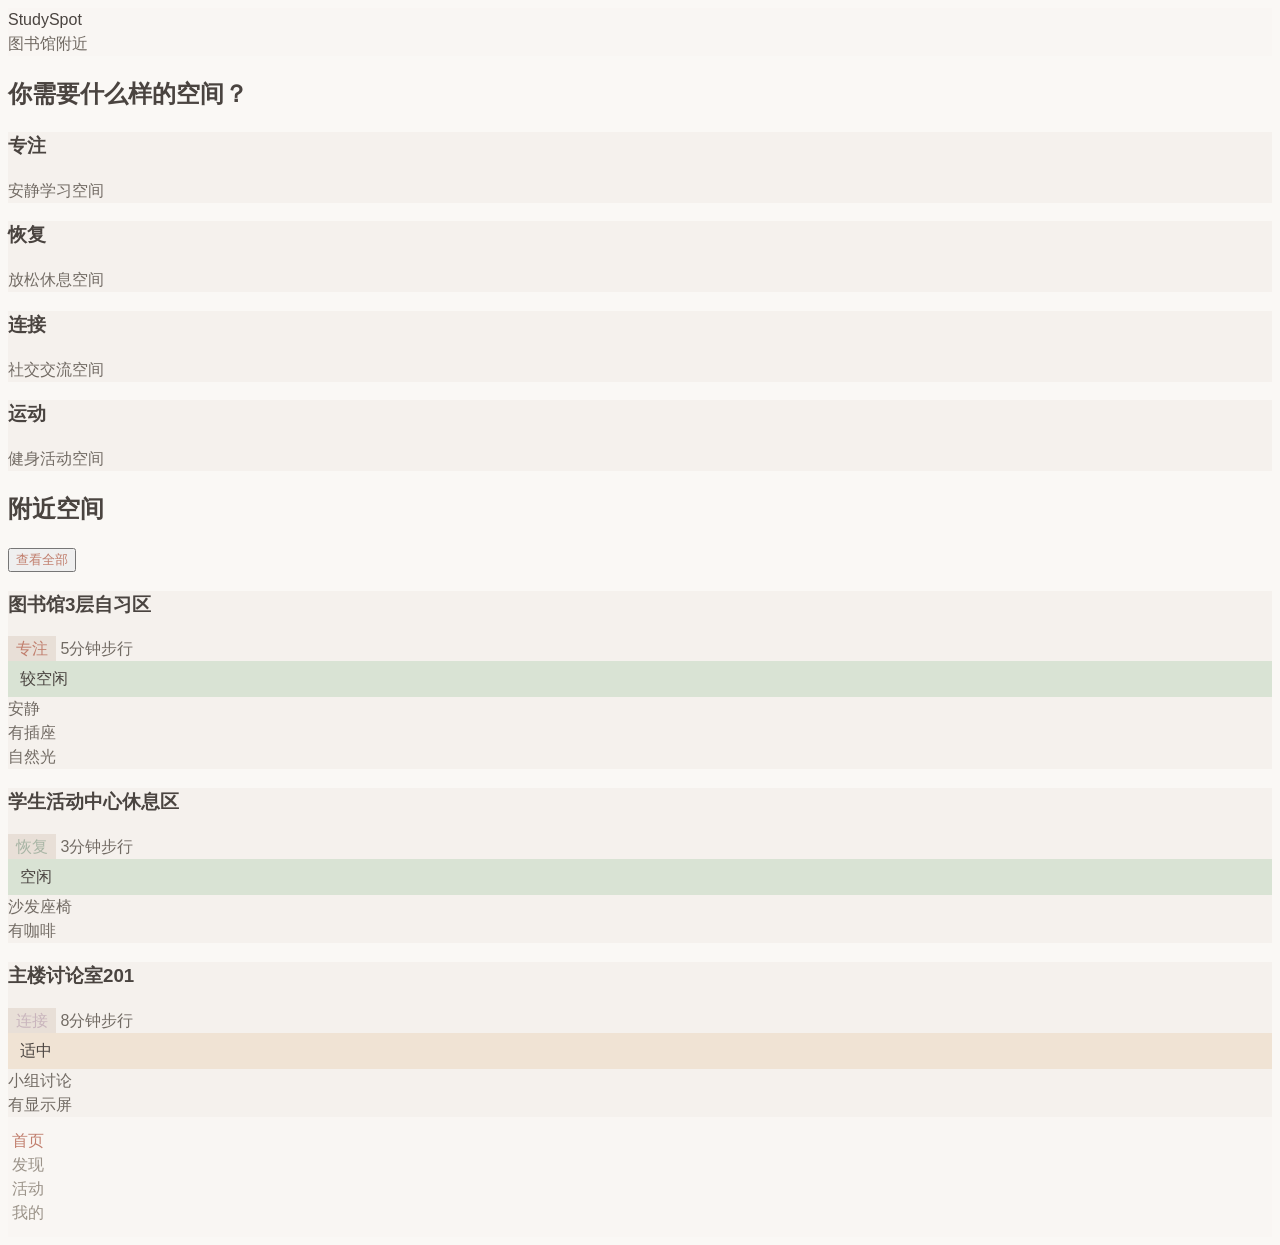
<file: paraflow/Screen & Prototype/homepage-warm-inclusive.html>
<!DOCTYPE html><html><head>
    <style>@layer theme, base, paraflow, components, utilities;</style><meta charset="UTF-8">
    <meta name="viewport" content="width=device-width, initial-scale=1.0, viewport-fit=cover">
    
    
    
    <style id="moxt-styled">@layer paraflow{@import url('https://fonts.googleapis.com/css2?family=Roboto:wght@100;300;400;500;700;900&family=Open+Sans:wght@300;400;500;600;700;800&family=Montserrat:wght@100;200;300;400;500;600;700;800;900&family=Inter:wght@100;200;300;400;500;600;700;800;900&family=Poppins:wght@100;200;300;400;500;600;700;800;900&family=Roboto+Condensed:wght@100;200;300;400;500;600;700;800;900&family=Roboto+Mono:wght@100;200;300;400;500;600;700&family=PT+Serif:wght@400;700&family=Arimo:wght@400;500;600;700&family=Raleway:wght@100;200;300;400;500;600;700;800;900&family=Nunito:wght@200;300;400;500;600;700&;800;900&family=Rubik:wght@300;400;500;600;700;800;900&family=Playfair+Display:wght@400;500;600;700;800;900&family=Ubuntu:wght@300;400;500;700&family=Merriweather:wght@300;400;500;600;700;800;900&family=Roboto+Slab:wght@100;200;300;400;500;600;700&family=Libre+Baskerville:wght@400;700&family=Inconsolata:wght@200;300;400;500;600;700;800;900&family=Dancing+Script:wght@400;500;600;700&family=Kanit:wght@100;200;300;400;500;600;700;800;900&display=swap')
}</style>
<!--FontAwesome version: 6.7.2--><link rel="stylesheet" href="https://static.paraflowcontent.com/public/css/font-awesome/font-awesome.672.css"><!--Tailwind version: 4.0.17--><script src="https://static.paraflowcontent.com/public/js/tailwind/tailwind.js"></script><!--iconify-icon version: 3.0.0--><script src="https://static.paraflowcontent.com/public/js/iconify/iconify-icon-3.0.0.js"></script></head>
<body id="13:1" title="homepage-warm-inclusive.html" orderindex="80" relativetransform="530, 125" style="background-color: rgba(250, 248, 245, 1); font-family: &quot;-apple-system&quot;, &quot;BlinkMacSystemFont&quot;, &quot;Segoe UI&quot;, sans-serif; line-height: 1.5;" class="w-[390px] min-h-[844px]">

<div id="13:2" orderindex="80" style="background-color: rgba(249, 246, 243, 1); top: 0;" class="fixed w-full z-10">
<div id="13:3" orderindex="80" style="height: env(safe-area-inset-top);"></div>
<header id="13:4" orderindex="81" class="flex justify-between items-center h-14 pr-4 pl-4">
<div id="13:5" orderindex="80" class="flex items-center gap-y-2 gap-x-2">
<div id="13:6" orderindex="80" style="background-color: rgba(193, 127, 110, 1);" class="flex justify-center items-center w-8 h-8 rounded-lg">
<iconify-icon id="13:7" orderindex="80" style="color: rgba(250, 248, 245, 1);" icon="lucide:map-pin" class="text-xl"></iconify-icon>
</div>
<span id="13:8" orderindex="81" style="color: rgba(74, 68, 64, 1);" class="text-xl font-semibold">StudySpot</span>
</div>
<div id="13:9" orderindex="81" style="color: rgba(114, 107, 100, 1);" class="text-sm flex items-center gap-y-1 gap-x-1">
<iconify-icon id="13:10" orderindex="80" icon="lucide:map-pin" class="text-base"></iconify-icon>
<span id="13:11" orderindex="81">图书馆附近</span>
</div>
</header>
</div>

<div id="13:12" orderindex="81">
<div id="13:13" orderindex="80" style="height: env(safe-area-inset-top);"></div>
<div id="13:14" orderindex="81" class="h-14"></div>
</div>

<main id="13:15" orderindex="82" class="pt-4 pb-4">

<section id="13:16" orderindex="80" style="margin-top: 0;" class="mb-6 pr-4 pl-4">
<h2 id="13:17" orderindex="80" style="color: rgba(74, 68, 64, 1);" class="text-base mb-3 font-semibold">你需要什么样的空间？</h2>

<div id="13:18" orderindex="81" class="grid grid-cols-2 gap-y-3 gap-x-3">

<div id="13:19" orderindex="80" style="background-color: rgba(245, 241, 237, 1);" class="flex flex-col gap-y-3 gap-x-3 p-4 rounded-2xl">
<div id="13:20" orderindex="80" style="background-color: rgba(232, 223, 215, 1);" class="flex justify-center items-center w-12 h-12 rounded-lg">
<iconify-icon id="13:21" orderindex="80" style="color: rgba(193, 127, 110, 1);" icon="lucide:focus" class="text-2xl"></iconify-icon>
</div>
<div id="13:22" orderindex="81">
<h3 id="13:23" orderindex="80" style="color: rgba(74, 68, 64, 1);" class="text-base font-semibold">专注</h3>
<p id="13:24" orderindex="81" style="color: rgba(114, 107, 100, 1);" class="text-sm mt-1">安静学习空间</p>
</div>
</div>

<div id="13:25" orderindex="81" style="background-color: rgba(245, 241, 237, 1);" class="flex flex-col gap-y-3 gap-x-3 p-4 rounded-2xl">
<div id="13:26" orderindex="80" style="background-color: rgba(232, 223, 215, 1);" class="flex justify-center items-center w-12 h-12 rounded-lg">
<iconify-icon id="13:27" orderindex="80" style="color: rgba(168, 181, 165, 1);" icon="lucide:sparkles" class="text-2xl"></iconify-icon>
</div>
<div id="13:28" orderindex="81">
<h3 id="13:29" orderindex="80" style="color: rgba(74, 68, 64, 1);" class="text-base font-semibold">恢复</h3>
<p id="13:30" orderindex="81" style="color: rgba(114, 107, 100, 1);" class="text-sm mt-1">放松休息空间</p>
</div>
</div>

<div id="13:31" orderindex="82" style="background-color: rgba(245, 241, 237, 1);" class="flex flex-col gap-y-3 gap-x-3 p-4 rounded-2xl">
<div id="13:32" orderindex="80" style="background-color: rgba(232, 223, 215, 1);" class="flex justify-center items-center w-12 h-12 rounded-lg">
<iconify-icon id="13:33" orderindex="80" style="color: rgba(201, 181, 189, 1);" icon="lucide:users" class="text-2xl"></iconify-icon>
</div>
<div id="13:34" orderindex="81">
<h3 id="13:35" orderindex="80" style="color: rgba(74, 68, 64, 1);" class="text-base font-semibold">连接</h3>
<p id="13:36" orderindex="81" style="color: rgba(114, 107, 100, 1);" class="text-sm mt-1">社交交流空间</p>
</div>
</div>

<div id="13:37" orderindex="83" style="background-color: rgba(245, 241, 237, 1);" class="flex flex-col gap-y-3 gap-x-3 p-4 rounded-2xl">
<div id="13:38" orderindex="80" style="background-color: rgba(232, 223, 215, 1);" class="flex justify-center items-center w-12 h-12 rounded-lg">
<iconify-icon id="13:39" orderindex="80" style="color: rgba(193, 127, 110, 1);" icon="lucide:zap" class="text-2xl"></iconify-icon>
</div>
<div id="13:40" orderindex="81">
<h3 id="13:41" orderindex="80" style="color: rgba(74, 68, 64, 1);" class="text-base font-semibold">运动</h3>
<p id="13:42" orderindex="81" style="color: rgba(114, 107, 100, 1);" class="text-sm mt-1">健身活动空间</p>
</div>
</div>
</div>
</section>

<section id="13:43" orderindex="81" class="pr-4 pl-4">
<div id="13:44" orderindex="80" class="flex justify-between items-center mb-3">
<h2 id="13:45" orderindex="80" style="color: rgba(74, 68, 64, 1);" class="text-base font-semibold">附近空间</h2>
<button id="13:46" orderindex="81" style="color: rgba(193, 127, 110, 1);" class="text-sm flex items-center gap-y-1 gap-x-1">
<span id="13:47" orderindex="80">查看全部</span>
<iconify-icon id="13:48" orderindex="81" icon="lucide:chevron-right" class="text-base"></iconify-icon>
</button>
</div>

<div id="13:49" orderindex="81">

<div id="13:50" orderindex="80" style="background-color: rgba(245, 241, 237, 1); margin-top: 0;" class="mb-3 p-4 rounded-2xl">
<div id="13:51" orderindex="80" class="flex justify-between items-start mb-3">
<div id="13:52" orderindex="80" style="flex-basis: 0%;" class="grow shrink">
<h3 id="13:53" orderindex="80" style="color: rgba(74, 68, 64, 1);" class="text-base font-semibold">图书馆3层自习区</h3>
<div id="13:54" orderindex="81" class="flex items-center gap-y-2 gap-x-2 mt-1">
<span id="13:55" orderindex="80" style="background-color: rgba(232, 223, 215, 1); color: rgba(193, 127, 110, 1); padding: 0.25rem 0.5rem;" class="text-xs rounded-full">专注</span>
<span id="13:56" orderindex="81" style="color: rgba(114, 107, 100, 1);" class="text-xs">5分钟步行</span>
</div>
</div>
<div id="13:57" orderindex="81" style="background-color: rgba(217, 227, 212, 1); padding: 0.375rem 0.75rem;" class="flex items-center gap-y-1 gap-x-1 rounded-full">
<div id="13:58" orderindex="80" style="background-color: rgba(168, 181, 165, 1);" class="w-2 h-2 rounded-full"></div>
<span id="13:59" orderindex="81" style="color: rgba(74, 68, 64, 1);" class="text-sm font-medium">较空闲</span>
</div>
</div>
<div id="13:60" orderindex="81" style="color: rgba(114, 107, 100, 1);" class="text-sm flex items-center gap-y-4 gap-x-4">
<div id="13:61" orderindex="80" class="flex items-center gap-y-1 gap-x-1">
<iconify-icon id="13:62" orderindex="80" icon="lucide:volume-x" class="text-base"></iconify-icon>
<span id="13:63" orderindex="81">安静</span>
</div>
<div id="13:64" orderindex="81" class="flex items-center gap-y-1 gap-x-1">
<iconify-icon id="13:65" orderindex="80" icon="lucide:plug" class="text-base"></iconify-icon>
<span id="13:66" orderindex="81">有插座</span>
</div>
<div id="13:67" orderindex="82" class="flex items-center gap-y-1 gap-x-1">
<iconify-icon id="13:68" orderindex="80" icon="lucide:sun" class="text-base"></iconify-icon>
<span id="13:69" orderindex="81">自然光</span>
</div>
</div>
</div>

<div id="13:70" orderindex="81" style="background-color: rgba(245, 241, 237, 1); margin-top: 0;" class="mb-3 p-4 rounded-2xl">
<div id="13:71" orderindex="80" class="flex justify-between items-start mb-3">
<div id="13:72" orderindex="80" style="flex-basis: 0%;" class="grow shrink">
<h3 id="13:73" orderindex="80" style="color: rgba(74, 68, 64, 1);" class="text-base font-semibold">学生活动中心休息区</h3>
<div id="13:74" orderindex="81" class="flex items-center gap-y-2 gap-x-2 mt-1">
<span id="13:75" orderindex="80" style="background-color: rgba(232, 223, 215, 1); color: rgba(168, 181, 165, 1); padding: 0.25rem 0.5rem;" class="text-xs rounded-full">恢复</span>
<span id="13:76" orderindex="81" style="color: rgba(114, 107, 100, 1);" class="text-xs">3分钟步行</span>
</div>
</div>
<div id="13:77" orderindex="81" style="background-color: rgba(217, 227, 212, 1); padding: 0.375rem 0.75rem;" class="flex items-center gap-y-1 gap-x-1 rounded-full">
<div id="13:78" orderindex="80" style="background-color: rgba(168, 181, 165, 1);" class="w-2 h-2 rounded-full"></div>
<span id="13:79" orderindex="81" style="color: rgba(74, 68, 64, 1);" class="text-sm font-medium">空闲</span>
</div>
</div>
<div id="13:80" orderindex="81" style="color: rgba(114, 107, 100, 1);" class="text-sm flex items-center gap-y-4 gap-x-4">
<div id="13:81" orderindex="80" class="flex items-center gap-y-1 gap-x-1">
<iconify-icon id="13:82" orderindex="80" icon="lucide:sofa" class="text-base"></iconify-icon>
<span id="13:83" orderindex="81">沙发座椅</span>
</div>
<div id="13:84" orderindex="81" class="flex items-center gap-y-1 gap-x-1">
<iconify-icon id="13:85" orderindex="80" icon="lucide:coffee" class="text-base"></iconify-icon>
<span id="13:86" orderindex="81">有咖啡</span>
</div>
</div>
</div>

<div id="13:87" orderindex="82" style="background-color: rgba(245, 241, 237, 1);" class="p-4 rounded-2xl">
<div id="13:88" orderindex="80" class="flex justify-between items-start mb-3">
<div id="13:89" orderindex="80" style="flex-basis: 0%;" class="grow shrink">
<h3 id="13:90" orderindex="80" style="color: rgba(74, 68, 64, 1);" class="text-base font-semibold">主楼讨论室201</h3>
<div id="13:91" orderindex="81" class="flex items-center gap-y-2 gap-x-2 mt-1">
<span id="13:92" orderindex="80" style="background-color: rgba(232, 223, 215, 1); color: rgba(201, 181, 189, 1); padding: 0.25rem 0.5rem;" class="text-xs rounded-full">连接</span>
<span id="13:93" orderindex="81" style="color: rgba(114, 107, 100, 1);" class="text-xs">8分钟步行</span>
</div>
</div>
<div id="13:94" orderindex="81" style="background-color: rgba(240, 227, 212, 1); padding: 0.375rem 0.75rem;" class="flex items-center gap-y-1 gap-x-1 rounded-full">
<div id="13:95" orderindex="80" style="background-color: rgba(228, 205, 179, 1);" class="w-2 h-2 rounded-full"></div>
<span id="13:96" orderindex="81" style="color: rgba(74, 68, 64, 1);" class="text-sm font-medium">适中</span>
</div>
</div>
<div id="13:97" orderindex="81" style="color: rgba(114, 107, 100, 1);" class="text-sm flex items-center gap-y-4 gap-x-4">
<div id="13:98" orderindex="80" class="flex items-center gap-y-1 gap-x-1">
<iconify-icon id="13:99" orderindex="80" icon="lucide:users" class="text-base"></iconify-icon>
<span id="13:100" orderindex="81">小组讨论</span>
</div>
<div id="13:101" orderindex="81" class="flex items-center gap-y-1 gap-x-1">
<iconify-icon id="13:102" orderindex="80" icon="lucide:monitor" class="text-base"></iconify-icon>
<span id="13:103" orderindex="81">有显示屏</span>
</div>
</div>
</div>
</div>
</section>
</main>

<div id="13:104" orderindex="83">
<div id="13:105" orderindex="80" class="h-[72px] mt-4"></div>
<div id="13:106" orderindex="81" style="height: env(safe-area-inset-bottom);"></div>
</div>

<div id="13:107" orderindex="84" style="background-color: rgba(249, 246, 243, 1); bottom: 0;" class="fixed w-full z-10">
<nav id="13:108" orderindex="80" style="padding: 0.75rem 0.25rem;" class="flex justify-around">

<div id="13:109" orderindex="80" style="flex-basis: 0%;" class="flex flex-col grow shrink items-center gap-y-1 gap-x-1">
<div id="13:110" orderindex="80" class="flex justify-center items-center w-6 h-6">
<iconify-icon id="13:111" orderindex="80" style="color: rgba(193, 127, 110, 1);" icon="lucide:home" class="text-2xl"></iconify-icon>
</div>
<span id="13:112" orderindex="81" style="color: rgba(193, 127, 110, 1);" class="text-xs font-normal">首页</span>
</div>

<div id="13:113" orderindex="81" style="flex-basis: 0%;" class="flex flex-col grow shrink items-center gap-y-1 gap-x-1">
<div id="13:114" orderindex="80" class="flex justify-center items-center w-6 h-6">
<iconify-icon id="13:115" orderindex="80" style="color: rgba(155, 147, 137, 1);" icon="lucide:compass" class="text-2xl"></iconify-icon>
</div>
<span id="13:116" orderindex="81" style="color: rgba(155, 147, 137, 1);" class="text-xs font-normal">发现</span>
</div>

<div id="13:117" orderindex="82" style="flex-basis: 0%;" class="flex flex-col grow shrink items-center gap-y-1 gap-x-1">
<div id="13:118" orderindex="80" class="flex justify-center items-center w-6 h-6">
<iconify-icon id="13:119" orderindex="80" style="color: rgba(155, 147, 137, 1);" icon="lucide:calendar" class="text-2xl"></iconify-icon>
</div>
<span id="13:120" orderindex="81" style="color: rgba(155, 147, 137, 1);" class="text-xs font-normal">活动</span>
</div>

<div id="13:121" orderindex="83" style="flex-basis: 0%;" class="flex flex-col grow shrink items-center gap-y-1 gap-x-1">
<div id="13:122" orderindex="80" class="flex justify-center items-center w-6 h-6">
<iconify-icon id="13:123" orderindex="80" style="color: rgba(155, 147, 137, 1);" icon="lucide:user" class="text-2xl"></iconify-icon>
</div>
<span id="13:124" orderindex="81" style="color: rgba(155, 147, 137, 1);" class="text-xs font-normal">我的</span>
</div>
</nav>
<div id="13:125" orderindex="81" style="height: env(safe-area-inset-bottom);"></div>
</div>



</body></html>
</file>
<file: css/styles.css>
/* ==========================================================================
   StudySpot — Energetic design system
   Vibrant flat design · tangerine / lime / coral / sky · zero shadows
   Reference: paraflow/Style Guide/studyspot_energetic.style-guide.md
   ========================================================================== */

/* --- Design tokens ------------------------------------------------------ */
:root {
  /* Primary (bright tangerine) */
  --primary-base: #FF7A3D;
  --primary-lighter: #FF9966;
  --primary-darker: #E6590A;

  /* Backgrounds */
  --bg-page: #FFFFFF;
  --bg-container-primary: #FFF8F5;   /* subtle warm tint for cards */
  --bg-container-secondary: #F5F5F5; /* neutral gray for secondary */
  --bg-container-inset: #FFF0E8;     /* input fields */
  --bg-container-inset-strong: #FFE5D9; /* active input states */

  /* Text */
  --text-primary: #1A1A1A;
  --text-secondary: #4D4D4D;
  --text-tertiary: #808080;
  --text-quaternary: #B3B3B3;
  --text-on-dark: #FFFFFF;

  /* Functional */
  --success: #7ED321;
  --success-light: #E8F7D1;
  --error: #FF4D4D;
  --error-light: #FFE0E0;
  --warning: #FFB800;
  --warning-light: #FFF4D6;
  --function: #4A90E2;
  --function-light: #D6EBFF;

  /* Accents */
  --accent-lime: #A4D65E;
  --accent-coral: #FF6B6B;
  --accent-sky: #5BC0EB;

  /* Borders & dividers */
  --border-default: #E0E0E0;
  --border-divider: #F0F0F0;

  /* Radius */
  --radius-sm: 8px;
  --radius-md: 12px;
  --radius-lg: 16px;
  --radius-full: 999px;

  /* Spacing (4px base) */
  --sp-tight: 8px;
  --sp-compact: 12px;
  --sp-standard: 16px;
  --sp-spacious: 24px;

  /* Layout */
  --header-height: 56px;
  --bottom-nav-height: 68px;
  --font-base: -apple-system, BlinkMacSystemFont, "Segoe UI", Roboto,
    "Helvetica Neue", Arial, "PingFang SC", "Hiragino Sans GB",
    "Microsoft YaHei", sans-serif;
}

/* --- Reset & base ------------------------------------------------------- */
*,
*::before,
*::after { box-sizing: border-box; }

html { -webkit-text-size-adjust: 100%; }

body {
  margin: 0;
  background: var(--bg-page);
  color: var(--text-primary);
  font-family: var(--font-base);
  font-size: 16px;
  line-height: 1.5;
  -webkit-font-smoothing: antialiased;
  overscroll-behavior-y: none;
}

/* App frame: mobile-first, centered column on wide screens */

h1, h2, h3, h4, p { margin: 0; }
a { color: inherit; text-decoration: none; }
button { font-family: inherit; cursor: pointer; }
img { max-width: 100%; display: block; }

:focus-visible {
  outline: 2px solid var(--primary-base);
  outline-offset: 2px;
  border-radius: 4px;
}

/* --- Status bar safe area helpers -------------------------------------- */
.status-bar { height: env(safe-area-inset-top, 0px); }
.status-bar-bottom { height: env(safe-area-inset-bottom, 0px); }

/* --- App bar ------------------------------------------------------------ */
.app-header-wrap {
  position: fixed;
  top: 0;
  left: 0;
  right: 0;
  z-index: 30;
  background: var(--bg-page);
}
.app-header {
  max-width: 520px;
  margin: 0 auto;
  height: var(--header-height);
  display: flex;
  align-items: center;
  justify-content: space-between;
  padding: 0 var(--sp-standard);
  gap: var(--sp-tight);
}
.app-header .h-left { display: flex; align-items: center; gap: var(--sp-tight); min-width: 0; }
.app-header .h-right { display: flex; align-items: center; gap: var(--sp-tight); }
.app-header .h-right .lang-pill { flex-shrink: 0; }
.app-main {
  max-width: 520px;
  margin: 0 auto;
  background: var(--bg-page);
  min-height: 100vh;
  padding-top: calc(env(safe-area-inset-top, 0px) + var(--header-height));
  padding-bottom: calc(env(safe-area-inset-bottom, 0px) + var(--bottom-nav-height));
}

/* --- Bottom navigation -------------------------------------------------- */
.bottom-bar-wrap {
  position: fixed;
  bottom: 0;
  left: 0;
  right: 0;
  z-index: 30;
  background: var(--bg-page);
}
.bottom-nav {
  max-width: 520px;
  margin: 0 auto;
  display: flex;
  justify-content: space-around;
  padding: var(--sp-compact) var(--sp-tight);
  border-top: 2px solid var(--border-divider);
}
.bottom-nav .nav-item {
  flex: 1;
  display: flex;
  flex-direction: column;
  align-items: center;
  gap: 2px;
  background: none;
  border: 0;
  padding: 4px 0;
  color: var(--text-quaternary);
  min-height: 48px;
}
.bottom-nav .nav-item.active { color: var(--primary-base); }
.bottom-nav .nav-item .nav-label {
  font-size: 12px;
  font-weight: 500;
}
.bottom-nav .nav-item .nav-icon { display: flex; align-items: center; justify-content: center; width: 24px; height: 24px; }
.bottom-nav .nav-item .nav-icon svg { width: 24px; height: 24px; }

/* --- Desktop sidebar (hidden on mobile, shown via media query) ------------ */
.sidebar-wrap { display: none; }
.sidebar {
  display: flex;
  flex-direction: column;
  height: 100%;
  padding: var(--sp-spacious) var(--sp-standard) var(--sp-standard);
}
.sidebar-brand { display: flex; align-items: center; gap: 10px; padding: 4px var(--sp-standard) var(--sp-spacious); }
.sidebar-brand .brand-name { font-size: 20px; font-weight: 700; }
.sidebar-nav { display: flex; flex-direction: column; gap: 4px; }
.side-item {
  display: flex;
  align-items: center;
  gap: 12px;
  padding: 12px 14px;
  border-radius: var(--radius-md);
  background: none;
  border: 0;
  font-size: 15px;
  font-weight: 500;
  color: var(--text-secondary);
  text-align: left;
  transition: background-color 0.15s ease, color 0.15s ease;
}
.side-item .side-icon { display: flex; align-items: center; justify-content: center; width: 20px; height: 20px; }
.side-item .side-icon svg { width: 20px; height: 20px; }
.side-item:hover { background: var(--bg-container-primary); color: var(--text-primary); }
.side-item.active { background: var(--bg-container-inset); color: var(--primary-base); font-weight: 700; }
.sidebar-section-label {
  font-size: 12px;
  font-weight: 700;
  color: var(--text-tertiary);
  padding: var(--sp-spacious) var(--sp-standard) var(--sp-tight);
}
.sidebar-footer { margin-top: auto; padding-top: var(--sp-spacious); display: flex; flex-direction: column; gap: var(--sp-compact); }
.sidebar-footer .lang-pill { justify-content: center; }

/* --- Typography helpers ------------------------------------------------- */
.display-title { font-size: 30px; font-weight: 700; line-height: 1.3; }
.page-title { font-size: 24px; font-weight: 700; }
.section-title { font-size: 16px; font-weight: 700; }
.card-title { font-size: 16px; font-weight: 700; }
.body-default { font-size: 16px; font-weight: 400; }
.body-small { font-size: 14px; font-weight: 400; }
.caption { font-size: 12px; font-weight: 500; }

.text-primary { color: var(--text-primary); }
.text-secondary { color: var(--text-secondary); }
.text-tertiary { color: var(--text-tertiary); }
.text-quaternary { color: var(--text-quaternary); }
.text-accent { color: var(--primary-base); }

/* --- Layout helpers ----------------------------------------------------- */
.page { padding: var(--sp-standard) 0; }
.page-pad { padding-left: var(--sp-standard); padding-right: var(--sp-standard); }
.section { margin-bottom: var(--sp-spacious); }
.section-head {
  display: flex;
  align-items: center;
  justify-content: space-between;
  margin-bottom: var(--sp-standard);
}
.stack { display: flex; flex-direction: column; }
.stack-gap { gap: var(--sp-compact); }
.row { display: flex; align-items: center; }
.row-between { display: flex; align-items: center; justify-content: space-between; }
.gap-sm { gap: var(--sp-tight); }
.gap-md { gap: var(--sp-compact); }
.grid-2 { display: grid; grid-template-columns: 1fr 1fr; gap: var(--sp-standard); }
.card-grid { display: grid; grid-template-columns: 1fr; gap: var(--sp-standard); }
.flex-1 { flex: 1; min-width: 0; }
.hidden { display: none !important; }

/* --- Cards -------------------------------------------------------------- */
.card {
  background: var(--bg-container-primary);
  border-radius: var(--radius-lg);
  padding: var(--sp-standard);
}
.card-tap {
  background: var(--bg-container-primary);
  border-radius: var(--radius-lg);
  padding: var(--sp-standard);
  transition: background-color 0.15s ease;
  display: block;
  width: 100%;
  text-align: left;
  border: 0;
}
.card-tap:hover { background: var(--bg-container-inset); }
.card-tap { cursor: pointer; }

.card-head { display: flex; align-items: flex-start; justify-content: space-between; gap: var(--sp-tight); }

/* --- Buttons ------------------------------------------------------------ */
.btn {
  display: inline-flex;
  align-items: center;
  justify-content: center;
  gap: var(--sp-tight);
  border: 0;
  border-radius: var(--radius-lg);
  padding: 12px 20px;
  font-weight: 700;
  font-size: 15px;
  transition: background-color 0.15s ease, color 0.15s ease,
    border-color 0.15s ease, transform 0.06s ease;
  line-height: 1.2;
  text-align: center;
}
.btn svg { width: 18px; height: 18px; flex-shrink: 0; }
.btn:disabled { opacity: 0.5; cursor: not-allowed; }
.btn:active { transform: translateY(1px); }

.btn-primary { background: var(--primary-base); color: var(--text-on-dark); }
.btn-primary:hover { background: var(--primary-darker); }

.btn-outline {
  background: var(--bg-page);
  color: var(--primary-base);
  border: 2px solid var(--primary-base);
}
.btn-outline:hover { background: var(--bg-container-primary); }
.btn-outline.active {
  background: var(--primary-base);
  color: var(--text-on-dark);
  border-color: var(--primary-base);
}

.btn-secondary { background: var(--bg-container-secondary); color: var(--text-primary); }
.btn-secondary:hover { background: var(--border-default); }

.btn-text {
  background: none;
  color: var(--primary-base);
  font-weight: 700;
  padding: 4px;
  display: inline-flex;
  align-items: center;
  gap: 4px;
}
.btn-text:hover { color: var(--primary-darker); }
.btn-text svg { width: 16px; height: 16px; }

.btn-block { width: 100%; }
.btn-sm { padding: 7px 14px; font-size: 13px; }
.btn-lg { padding: 14px 22px; font-size: 16px; }

/* Icon button */
.icon-btn {
  display: inline-flex;
  align-items: center;
  justify-content: center;
  width: 40px;
  height: 40px;
  background: var(--bg-container-primary);
  border-radius: var(--radius-md);
  border: 0;
  color: var(--text-secondary);
  transition: background-color 0.15s ease;
  flex-shrink: 0;
}
.icon-btn:hover { background: var(--bg-container-inset-strong); }
.icon-btn svg { width: 20px; height: 20px; }
.icon-btn.active { color: var(--primary-base); background: var(--bg-container-inset); }

/* Icon tile (decorative colored square) */
.icon-tile {
  display: flex;
  align-items: center;
  justify-content: center;
  border-radius: var(--radius-md);
  color: var(--text-on-dark);
  width: 48px;
  height: 48px;
  flex-shrink: 0;
}
.icon-tile svg { width: 24px; height: 24px; }
.icon-tile.sm { width: 40px; height: 40px; }
.icon-tile.sm svg { width: 20px; height: 20px; }

/* --- Tags & badges ------------------------------------------------------ */
.tag {
  display: inline-flex;
  align-items: center;
  gap: 4px;
  padding: 4px 12px;
  border-radius: var(--radius-full);
  font-size: 12px;
  font-weight: 500;
  white-space: nowrap;
}
.tag-lg { padding: 6px 12px; font-size: 14px; font-weight: 700; }

.tag svg { width: 14px; height: 14px; }
.tag-warm { background: var(--bg-container-inset-strong); color: var(--primary-base); }
.tag-lime { background: var(--success-light); color: var(--success); }
.tag-coral { background: var(--error-light); color: var(--accent-coral); }
.tag-sky { background: var(--function-light); color: var(--function); }
.tag-neutral { background: var(--bg-container-secondary); color: var(--text-secondary); }
.tag-warning { background: var(--warning-light); color: #8A6100; }

.status-dot { width: 8px; height: 8px; border-radius: 50%; flex-shrink: 0; }
.dot-free { background: var(--success); }
.dot-light { background: var(--success); }
.dot-moderate { background: var(--warning); }
.dot-busy { background: var(--primary-base); }
.dot-full { background: var(--error); }
.dot-closed { background: var(--text-quaternary); }

/* --- Filter tag (radio peer) ------------------------------------------- */
.filter-scroll {
  display: flex;
  gap: var(--sp-tight);
  overflow-x: auto;
  padding-bottom: 4px;
  scrollbar-width: none;
}
.filter-scroll::-webkit-scrollbar { display: none; }
.filter-radio { position: relative; }
.filter-radio input { position: absolute; opacity: 0; pointer-events: none; }
.filter-radio .filter-label {
  display: inline-block;
  padding: 8px 16px;
  border-radius: var(--radius-md);
  background: var(--bg-container-secondary);
  color: var(--text-secondary);
  font-size: 14px;
  font-weight: 700;
  white-space: nowrap;
  transition: background-color 0.15s ease, color 0.15s ease;
}
.filter-radio input:checked + .filter-label { background: var(--primary-base); color: var(--text-on-dark); }
.filter-radio input:checked + .filter-label:hover { background: var(--primary-darker); }
.filter-radio .filter-label:hover { background: var(--border-default); }

/* --- Lists -------------------------------------------------------------- */
.list-item {
  display: flex;
  align-items: center;
  justify-content: space-between;
  gap: var(--sp-compact);
  width: 100%;
  background: none;
  border: 0;
  padding: var(--sp-standard);
  border-radius: var(--radius-md);
  transition: background-color 0.15s ease;
  color: var(--text-primary);
  text-align: left;
}
.list-item:hover { background: var(--bg-container-primary); }
.list-item .li-left { display: flex; align-items: center; gap: var(--sp-compact); flex: 1; min-width: 0; }
.list-item .li-right { display: flex; align-items: center; gap: var(--sp-tight); color: var(--text-quaternary); }
.list-item .li-right .li-value { font-size: 14px; font-weight: 700; color: var(--text-tertiary); }
.list-item svg { flex-shrink: 0; }

/* --- Inputs ------------------------------------------------------------- */
.field { margin-bottom: var(--sp-standard); }
.field-label { display: block; font-size: 14px; font-weight: 700; margin-bottom: var(--sp-tight); color: var(--text-primary); }
.input, .textarea, .select {
  width: 100%;
  background: var(--bg-container-inset);
  border: 2px solid transparent;
  border-radius: var(--radius-md);
  padding: 14px 16px;
  font-size: 16px;
  font-family: inherit;
  color: var(--text-primary);
  transition: border-color 0.15s ease, background-color 0.15s ease;
  line-height: 1.5;
}
.input::placeholder, .textarea::placeholder { color: var(--text-quaternary); }
.input:focus, .textarea:focus, .select:focus {
  outline: none;
  border-color: var(--primary-base);
  background: var(--bg-container-inset-strong);
}
.input-error { border-color: var(--error); }

/* Checkbox / radio (peer based) */
.check-item { display: flex; align-items: center; gap: var(--sp-compact); cursor: pointer; padding: 6px 0; }
.check-item input { position: absolute; opacity: 0; pointer-events: none; }
.check-box {
  width: 24px;
  height: 24px;
  background: var(--bg-container-inset);
  border-radius: 8px;
  display: flex;
  align-items: center;
  justify-content: center;
  color: transparent;
  flex-shrink: 0;
  transition: background-color 0.15s ease;
}
.check-item input:checked + .check-box { background: var(--primary-base); color: var(--text-on-dark); }
.check-item .check-label { font-size: 16px; color: var(--text-primary); }

/* Toggle switch */
.toggle { position: relative; display: inline-flex; flex-shrink: 0; }
.toggle input { position: absolute; opacity: 0; pointer-events: none; }
.toggle .track {
  width: 52px;
  height: 32px;
  background: var(--border-default);
  border-radius: var(--radius-full);
  transition: background-color 0.2s ease;
  position: relative;
}
.toggle .thumb {
  position: absolute;
  top: 2px;
  left: 2px;
  width: 28px;
  height: 28px;
  background: #fff;
  border-radius: 50%;
  transition: transform 0.2s ease;
}
.toggle input:checked + .track { background: var(--primary-base); }
.toggle input:checked + .track .thumb { transform: translateX(20px); }

/* Segmented control */
.segment {
  display: flex;
  background: var(--bg-container-secondary);
  border-radius: var(--radius-md);
  padding: 4px;
  gap: 4px;
}
.segment button {
  flex: 1;
  border: 0;
  background: transparent;
  padding: 8px 12px;
  border-radius: var(--radius-sm);
  font-size: 14px;
  font-weight: 700;
  color: var(--text-tertiary);
  transition: background-color 0.15s ease, color 0.15s ease;
}
.segment button.active { background: var(--bg-page); color: var(--primary-base); }

/* --- Space / activity cards -------------------------------------------- */
.space-card .status-badge {
  display: inline-flex;
  align-items: center;
  gap: 6px;
  padding: 6px 12px;
  border-radius: var(--radius-full);
  font-size: 14px;
  font-weight: 700;
}
.space-card .status-badge.bg-success-light { background: var(--success-light); }
.space-card .status-badge.bg-warning-light { background: var(--warning-light); }
.space-card .status-badge.bg-error-light { background: var(--error-light); }
.space-card .status-badge.bg-neutral { background: var(--bg-container-secondary); }

.feature-item {
  display: inline-flex;
  align-items: center;
  gap: 6px;
  font-size: 14px;
  color: var(--text-secondary);
}
.feature-item svg { width: 18px; height: 18px; }

/* Crowding meter */
.crowd-meter { display: flex; align-items: center; gap: 10px; }
.meter-bars { display: flex; gap: 3px; }
.meter-bars .bar { width: 8px; border-radius: 2px; background: var(--bg-container-secondary); }
.meter-bars .bar.filled { background: var(--primary-base); }

/* --- Need-type cards (home) --------------------------------------------- */
.need-card {
  background: var(--bg-container-primary);
  border-radius: var(--radius-lg);
  padding: var(--sp-standard);
  display: flex;
  flex-direction: column;
  gap: var(--sp-compact);
  border: 0;
  width: 100%;
  text-align: left;
  transition: background-color 0.15s ease;
}
.need-card:hover { background: var(--bg-container-inset); }
.need-card .need-icon {
  width: 48px;
  height: 48px;
  border-radius: var(--radius-md);
  display: flex;
  align-items: center;
  justify-content: center;
  color: #fff;
}
.need-card .need-icon svg { width: 24px; height: 24px; }

/* --- Hero / welcome ----------------------------------------------------- */
.hero {
  background: var(--primary-base);
  border-radius: var(--radius-lg);
  padding: var(--sp-spacious);
  color: var(--text-on-dark);
  position: relative;
  overflow: hidden;
}
.hero h2 { font-size: 24px; font-weight: 700; line-height: 1.3; }
.hero p { margin-top: 6px; opacity: 0.9; font-size: 14px; }

/* --- Activity cards ----------------------------------------------------- */
.activity-card .activity-img {
  height: 120px;
  border-radius: var(--radius-md);
  display: flex;
  align-items: center;
  justify-content: center;
  color: #fff;
  margin-bottom: var(--sp-compact);
}
.activity-card .activity-img svg { width: 32px; height: 32px; }

/* --- Detail hero -------------------------------------------------------- */
.detail-hero {
  height: 168px;
  border-radius: var(--radius-lg);
  display: flex;
  align-items: flex-end;
  padding: var(--sp-standard);
  color: var(--text-on-dark);
  margin-bottom: var(--sp-standard);
  position: relative;
}
.detail-hero .detail-hero-badge {
  display: inline-flex;
  align-items: center;
  gap: 6px;
  background: rgba(255, 255, 255, 0.9);
  color: var(--text-primary);
  padding: 6px 12px;
  border-radius: var(--radius-full);
  font-size: 14px;
  font-weight: 700;
}

/* --- Check-in ----------------------------------------------------------- */
.checkin-qr {
  width: 180px;
  height: 180px;
  margin: 0 auto;
  display: flex;
  align-items: center;
  justify-content: center;
}

/* --- Support resource --------------------------------------------------- */
.support-item { display: flex; align-items: flex-start; gap: var(--sp-compact); }
.support-item .support-icon {
  width: 44px;
  height: 44px;
  border-radius: var(--radius-md);
  display: flex;
  align-items: center;
  justify-content: center;
  flex-shrink: 0;
}
.support-item .support-icon svg { width: 22px; height: 22px; }

/* --- Settings ----------------------------------------------------------- */
.settings-group { margin-bottom: var(--sp-spacious); }
.settings-group-title {
  font-size: 12px;
  font-weight: 700;
  color: var(--text-tertiary);
  text-transform: uppercase;
  letter-spacing: 0.04em;
  margin: 0 var(--sp-standard) var(--sp-tight);
}
.settings-group .settings-list {
  background: var(--bg-container-primary);
  border-radius: var(--radius-lg);
  overflow: hidden;
}
.settings-group .settings-list .list-item + .list-item { border-top: 1px solid var(--border-divider); }

/* --- Profile header ----------------------------------------------------- */
.profile-head { display: flex; align-items: center; gap: var(--sp-standard); padding: var(--sp-spacious) var(--sp-standard) var(--sp-standard); }
.avatar {
  width: 64px;
  height: 64px;
  border-radius: var(--radius-full);
  background: var(--primary-base);
  color: #fff;
  display: flex;
  align-items: center;
  justify-content: center;
  font-size: 24px;
  font-weight: 700;
  flex-shrink: 0;
}

/* --- Cambridge university identity --------------------------------------- */
.cambridge-crest { display: inline-block; flex-shrink: 0; vertical-align: middle; }
.brand-sub { font-size: 11px; font-weight: 600; color: var(--text-tertiary); margin-top: 1px; }
.uni-card {
  display: flex;
  align-items: center;
  gap: 14px;
  background: var(--bg-container-primary);
  border: 2px solid var(--border-divider);
  border-radius: var(--radius-lg);
  padding: var(--sp-standard);
}
.uni-card-name { font-size: 16px; font-weight: 700; }
.uni-card-motto {
  font-size: 12px;
  color: var(--text-tertiary);
  font-family: Georgia, "Times New Roman", serif;
  font-style: italic;
  margin-top: 2px;
}

/* --- Quick stats -------------------------------------------------------- */
.stat-grid { display: grid; grid-template-columns: repeat(3, 1fr); gap: var(--sp-compact); }
.stat-card {
  background: var(--bg-container-primary);
  border-radius: var(--radius-md);
  padding: var(--sp-compact);
  text-align: center;
}
.stat-card .stat-num { font-size: 20px; font-weight: 700; }
.stat-card .stat-label { font-size: 12px; color: var(--text-tertiary); }

/* --- Alert banner ------------------------------------------------------- */
.alert {
  display: flex;
  align-items: flex-start;
  gap: var(--sp-compact);
  border-radius: var(--radius-md);
  padding: var(--sp-standard);
  font-size: 14px;
}
.alert svg { width: 20px; height: 20px; flex-shrink: 0; margin-top: 1px; }
.alert-info { background: var(--function-light); color: var(--function); }
.alert-warning { background: var(--warning-light); color: #8A6100; }
.alert-error { background: var(--error-light); color: var(--error); }

/* --- Modal / sheet ------------------------------------------------------ */
.sheet-overlay {
  position: fixed;
  inset: 0;
  background: rgba(26, 26, 26, 0.4);
  z-index: 50;
  display: flex;
  align-items: flex-end;
  justify-content: center;
}
.sheet {
  background: var(--bg-page);
  border-radius: var(--radius-lg) var(--radius-lg) 0 0;
  max-width: 520px;
  width: 100%;
  padding: var(--sp-spacious);
  padding-bottom: calc(var(--sp-spacious) + env(safe-area-inset-bottom, 0px));
}
.sheet-handle { width: 40px; height: 4px; background: var(--border-default); border-radius: var(--radius-full); margin: 0 auto var(--sp-standard); }

/* --- Toast -------------------------------------------------------------- */
.toast {
  position: fixed;
  left: 50%;
  bottom: calc(env(safe-area-inset-bottom, 0px) + var(--bottom-nav-height) + 24px);
  transform: translateX(-50%) translateY(8px);
  background: var(--text-primary);
  color: #fff;
  padding: 12px 20px;
  border-radius: var(--radius-full);
  font-size: 14px;
  font-weight: 500;
  opacity: 0;
  pointer-events: none;
  transition: opacity 0.25s ease, transform 0.25s ease;
  z-index: 60;
  max-width: 90%;
  text-align: center;
}
.toast.show { opacity: 1; transform: translateX(-50%) translateY(0); }

/* --- Empty state -------------------------------------------------------- */
.empty-state {
  text-align: center;
  padding: var(--sp-spacious) var(--sp-standard);
  color: var(--text-tertiary);
}
.empty-state svg { width: 56px; height: 56px; color: var(--text-quaternary); margin: 0 auto var(--sp-standard); }

/* --- Search bar --------------------------------------------------------- */
.search-bar {
  display: flex;
  align-items: center;
  gap: var(--sp-compact);
  background: var(--bg-container-inset);
  border-radius: var(--radius-md);
  padding: 12px 16px;
  color: var(--text-quaternary);
  border: 2px solid transparent;
  transition: border-color 0.15s ease, background-color 0.15s ease;
}
.search-bar:focus-within { border-color: var(--primary-base); background: var(--bg-container-inset-strong); }
.search-bar svg { width: 20px; height: 20px; flex-shrink: 0; }
.search-bar input {
  flex: 1;
  border: 0;
  background: transparent;
  font-size: 16px;
  font-family: inherit;
  color: var(--text-primary);
  outline: none;
  min-width: 0;
}
.search-bar input::placeholder { color: var(--text-quaternary); }

/* --- Progress bar -------------------------------------------------------- */
.progress { height: 8px; background: var(--bg-container-secondary); border-radius: var(--radius-full); overflow: hidden; }
.progress-fill { height: 100%; background: var(--primary-base); border-radius: var(--radius-full); transition: width 0.3s ease; }

/* --- Spacing utilities --------------------------------------------------- */
.mt-1 { margin-top: 4px; }
.mt-2 { margin-top: 8px; }
.mt-3 { margin-top: 12px; }
.mt-4 { margin-top: 16px; }
.mb-1 { margin-bottom: 4px; }
.mb-2 { margin-bottom: 8px; }
.mb-3 { margin-bottom: 12px; }
.mb-4 { margin-bottom: 16px; }

/* --- Divider ------------------------------------------------------------ */
.divider { height: 2px; background: var(--border-divider); border: 0; margin: var(--sp-standard) 0; }

/* --- FAB ---------------------------------------------------------------- */
.fab {
  position: fixed;
  right: max(16px, calc((100vw - 520px) / 2 + 16px));
  bottom: calc(env(safe-area-inset-bottom, 0px) + var(--bottom-nav-height) + 16px);
  width: 56px;
  height: 56px;
  border-radius: var(--radius-full);
  background: var(--primary-base);
  color: #fff;
  border: 0;
  display: flex;
  align-items: center;
  justify-content: center;
  box-shadow: 0 2px 8px rgba(0, 0, 0, 0.08);
  z-index: 40;
  transition: background-color 0.15s ease, transform 0.15s ease;
}
.fab:hover { background: var(--primary-darker); transform: scale(1.04); }
.fab svg { width: 24px; height: 24px; }

/* --- Language pill ------------------------------------------------------ */
.lang-pill {
  display: inline-flex;
  align-items: center;
  gap: 4px;
  background: var(--bg-container-inset);
  border-radius: var(--radius-full);
  padding: 6px 12px;
  font-size: 12px;
  font-weight: 700;
  color: var(--primary-base);
  border: 0;
  transition: background-color 0.15s ease;
}
.lang-pill:hover { background: var(--bg-container-inset-strong); }

/* --- Tablet niceties ---------------------------------------------------- */
@media (min-width: 640px) {
  body { background: var(--bg-container-secondary); }
  .app-main { box-shadow: 0 0 0 1px var(--border-divider); }
  .fab { right: calc((100vw - 520px) / 2 + 16px); }
}

/* --- Desktop layout (≥1024px): sidebar + wide multi-column content ------- */
@media (min-width: 1024px) {
  /* Fixed left sidebar */
  .sidebar-wrap {
    display: block;
    position: fixed;
    top: 0;
    bottom: 0;
    left: 0;
    width: 240px;
    background: var(--bg-page);
    border-right: 1px solid var(--border-divider);
    z-index: 35;
    overflow-y: auto;
  }

  /* Header spans the area right of the sidebar */
  .app-header-wrap {
    left: 240px;
    border-bottom: 1px solid var(--border-divider);
  }
  .app-header { max-width: none; padding: 0 var(--sp-spacious); }
  .app-header .icon-btn[data-nav="back"] { display: none; }

  /* Hide mobile bottom nav; scroll in body */
  .bottom-bar-wrap { display: none; }

  /* Main content fills the area right of the sidebar; detail/form pages
     opt into a narrower centered column via .main-narrow below. */
  .app-main {
    max-width: none;
    margin-left: 240px;
    margin-right: 0;
    background: var(--bg-page);
    box-shadow: none;
    padding: calc(env(safe-area-inset-top, 0px) + var(--header-height)) var(--sp-spacious) var(--sp-spacious);
  }
  .app-main.main-narrow {
    max-width: 760px;
    margin-left: calc(240px + max(0px, calc((100vw - 1000px) / 2)));
    margin-right: auto;
  }
  .app-main .page-pad { padding-left: 0; padding-right: 0; }
  .app-main .page { padding-top: var(--sp-spacious); }
  .app-main .profile-head { padding-left: 0; padding-right: 0; }

  /* Multi-column card grids — auto-fit so wide screens grow more columns */
  .card-grid { grid-template-columns: repeat(auto-fit, minmax(360px, 1fr)); gap: var(--sp-standard) var(--sp-spacious); }
  .card-grid.cols-3 { grid-template-columns: repeat(3, 1fr); }
  .needs-grid { grid-template-columns: repeat(4, 1fr); }
  .support-grid { grid-template-columns: repeat(auto-fit, minmax(380px, 1fr)); }

  /* Detail pages breathe on desktop */
  .detail-hero { height: 220px; }

  /* Toast sits in the content corner */
  .toast { left: auto; right: 24px; bottom: 24px; transform: none; }
  .toast.show { transform: none; }

  /* FAB anchors to the right edge of the viewport */
  .fab { right: 24px; bottom: 24px; }
}

/* --- Reduced motion ----------------------------------------------------- */
@media (prefers-reduced-motion: reduce) {
  * { transition-duration: 0.01ms !important; animation-duration: 0.01ms !important; }
}
</file>
<file: marketing/css/style.css>
/* ==========================================================================
   StudySpot — Marketing site
   Premium minimal · ivory / charcoal / burnt-tangerine
   ========================================================================== */

:root {
  /* Palette */
  --bg: #FBF9F6;            /* ivory */
  --bg-soft: #F2EFE9;       /* warm sand */
  --bg-card: #FFFFFF;
  --ink: #1B1A17;           /* warm near-black */
  --ink-2: #5D5951;         /* warm gray */
  --ink-3: #928C80;
  --line: #E8E4DB;
  --accent: #E65A0F;        /* burnt tangerine */
  --accent-2: #C84D07;
  --accent-soft: #FBEBE0;
  --lime: #7BB832;

  /* Type */
  --serif: Georgia, "Times New Roman", "Songti SC", "SimSun", serif;
  --sans: -apple-system, BlinkMacSystemFont, "Segoe UI", Roboto,
    "PingFang SC", "Hiragino Sans GB", "Microsoft YaHei", sans-serif;

  /* Layout */
  --maxw: 1120px;
  --gutter: 24px;
  --r-sm: 8px;
  --r: 14px;
  --r-lg: 20px;
  --header-h: 72px;
}

/* --- Reset --------------------------------------------------------------- */
*, *::before, *::after { box-sizing: border-box; }
html { -webkit-text-size-adjust: 100%; scroll-behavior: smooth; overflow-x: hidden; }
body {
  margin: 0;
  overflow-x: hidden;
  background: var(--bg);
  color: var(--ink);
  font-family: var(--sans);
  font-size: 16px;
  line-height: 1.65;
  -webkit-font-smoothing: antialiased;
  text-rendering: optimizeLegibility;
}
h1, h2, h3, h4, p { margin: 0; }
a { color: inherit; text-decoration: none; }
button { font-family: inherit; cursor: pointer; }
img { max-width: 100%; display: block; }
ul { margin: 0; padding: 0; list-style: none; }
::selection { background: var(--accent); color: #fff; }
:focus-visible { outline: 2px solid var(--accent); outline-offset: 2px; border-radius: 4px; }

[id] { scroll-margin-top: calc(var(--header-h) + 16px); }

/* --- Container & sections ------------------------------------------------ */
.container { max-width: var(--maxw); margin: 0 auto; padding: 0 var(--gutter); }
.section { padding: clamp(72px, 9vw, 128px) 0; position: relative; }
.section--soft { background: var(--bg-soft); }
.section--dark { background: var(--ink); color: #fff; }
.section-head { max-width: 640px; margin-bottom: clamp(40px, 5vw, 64px); }

/* Eyebrow label */
.eyebrow {
  display: inline-flex;
  align-items: center;
  gap: 10px;
  font-size: 12px;
  font-weight: 600;
  letter-spacing: 0.18em;
  text-transform: uppercase;
  color: var(--accent);
  margin-bottom: 18px;
}
.eyebrow::before { content: ""; width: 24px; height: 1px; background: currentColor; opacity: .6; }
.section--dark .eyebrow { color: #FF9A63; }

/* Display headings */
.h-display {
  font-family: var(--serif);
  font-weight: 600;
  letter-spacing: -0.02em;
  line-height: 1.08;
}
.h-hero { font-size: clamp(42px, 6.2vw, 74px); }
.h-section { font-size: clamp(30px, 3.6vw, 46px); line-height: 1.14; }

.lead { font-size: clamp(16px, 1.4vw, 19px); color: var(--ink-2); margin-top: 20px; max-width: 560px; }
.section--dark .lead { color: rgba(255,255,255,0.72); }

/* --- Buttons ------------------------------------------------------------- */
.btn {
  display: inline-flex;
  align-items: center;
  justify-content: center;
  gap: 9px;
  padding: 14px 26px;
  border-radius: 999px;
  font-size: 15px;
  font-weight: 600;
  line-height: 1.2;
  border: 1px solid transparent;
  transition: background-color .2s ease, color .2s ease, border-color .2s ease, transform .15s ease;
  white-space: nowrap;
}
.btn svg { width: 17px; height: 17px; transition: transform .2s ease; }
.btn:hover svg { transform: translateX(3px); }
.btn:active { transform: translateY(1px); }

.btn-primary { background: var(--ink); color: #fff; }
.btn-primary:hover { background: var(--accent); }
.btn-primary--accent { background: var(--accent); color: #fff; }
.btn-primary--accent:hover { background: var(--accent-2); }

.btn-ghost { border-color: var(--line); color: var(--ink); background: transparent; }
.btn-ghost:hover { border-color: var(--ink); }

.btn-light { background: #fff; color: var(--ink); }
.btn-light:hover { background: #F2EFE9; }

.btn-lg { padding: 17px 32px; font-size: 16px; }

/* --- Header -------------------------------------------------------------- */
.site-header {
  position: fixed;
  top: 0; left: 0; right: 0;
  z-index: 60;
  transition: background-color .25s ease, border-color .25s ease, box-shadow .25s ease;
  border-bottom: 1px solid transparent;
}
.site-header.scrolled {
  background: rgba(251, 249, 246, 0.88);
  -webkit-backdrop-filter: blur(14px) saturate(1.4);
  backdrop-filter: blur(14px) saturate(1.4);
  border-bottom-color: var(--line);
}
.header-inner {
  max-width: var(--maxw);
  margin: 0 auto;
  padding: 0 var(--gutter);
  height: var(--header-h);
  display: flex;
  align-items: center;
  justify-content: space-between;
  gap: 24px;
}
.brand { display: flex; align-items: center; gap: 10px; font-weight: 700; font-size: 18px; letter-spacing: -0.01em; }
.brand-mark {
  width: 34px; height: 34px;
  border-radius: 10px;
  background: var(--accent);
  color: #fff;
  display: flex; align-items: center; justify-content: center;
}
.brand-mark svg { width: 18px; height: 18px; }
.crest { display: inline-block; vertical-align: middle; flex-shrink: 0; }
.brand-mark--crest { background: #fff; border: 1px solid var(--line); }
.brand-mark--crest svg { width: auto; height: auto; }

.nav-links { display: flex; align-items: center; gap: 30px; }
.nav-links a { font-size: 14px; font-weight: 500; color: var(--ink-2); transition: color .15s ease; }
.nav-links a:hover { color: var(--ink); }

.header-actions { display: flex; align-items: center; gap: 12px; }
.lang-btn {
  display: inline-flex; align-items: center; gap: 6px;
  background: none; border: 1px solid var(--line);
  border-radius: 999px; padding: 8px 14px;
  font-size: 13px; font-weight: 600; color: var(--ink-2);
  transition: all .15s ease;
}
.lang-btn:hover { border-color: var(--ink); color: var(--ink); }
.lang-btn svg { width: 14px; height: 14px; }

/* Mobile menu */
.menu-btn { display: none; background: none; border: 0; color: var(--ink); padding: 8px; }
.menu-btn svg { width: 22px; height: 22px; }
.mobile-menu {
  position: fixed; inset: 0;
  background: rgba(27, 26, 23, 0.4);
  z-index: 70;
  opacity: 0; pointer-events: none;
  transition: opacity .25s ease;
}
.mobile-menu.open { opacity: 1; pointer-events: auto; }
.mobile-menu-panel {
  position: absolute; right: 0; top: 0; bottom: 0;
  width: min(78vw, 320px);
  background: var(--bg);
  padding: 24px;
  display: flex; flex-direction: column;
  transform: translateX(100%);
  transition: transform .28s cubic-bezier(.32,.72,.31,1);
  box-shadow: -20px 0 60px -30px rgba(27,26,23,.4);
}
.mobile-menu.open .mobile-menu-panel { transform: translateX(0); }
.mobile-menu-head { display: flex; align-items: center; justify-content: space-between; margin-bottom: 28px; }
.mobile-menu a.mm-link {
  padding: 14px 0;
  font-size: 17px; font-weight: 600;
  border-bottom: 1px solid var(--line);
}
.mobile-menu .mm-cta { margin-top: auto; }

/* Scroll progress bar (fixed, under the very top edge) */
.scroll-progress {
  position: fixed;
  top: 0; left: 0;
  height: 2px;
  width: 0;
  background: linear-gradient(90deg, var(--accent), #FF9A63);
  z-index: 90;
  pointer-events: none;
}

/* --- Hero ---------------------------------------------------------------- */
.hero {
  padding: calc(var(--header-h) + clamp(48px, 7vw, 96px)) 0 clamp(64px, 7vw, 96px);
  position: relative;
  overflow: hidden;
}
.hero::before {
  content: "";
  position: absolute;
  top: -10%; right: -6%;
  width: 640px; height: 640px;
  background: radial-gradient(closest-side, rgba(230, 90, 15, 0.10), transparent 70%);
  pointer-events: none;
  animation: orb-drift-1 16s ease-in-out infinite alternate;
}
.hero::after {
  content: "";
  position: absolute;
  bottom: -20%; left: -10%;
  width: 520px; height: 520px;
  background: radial-gradient(closest-side, rgba(123, 184, 50, 0.07), transparent 70%);
  pointer-events: none;
  animation: orb-drift-2 22s ease-in-out infinite alternate;
}
@keyframes orb-drift-1 {
  from { transform: translate(0, 0) scale(1); }
  to   { transform: translate(-36px, 28px) scale(1.14); }
}
@keyframes orb-drift-2 {
  from { transform: translate(0, 0) scale(1); }
  to   { transform: translate(44px, -24px) scale(1.1); }
}
.hero-grid {
  position: relative;
  display: grid;
  grid-template-columns: 1.06fr 0.94fr;
  gap: clamp(40px, 5vw, 72px);
  align-items: center;
}
.hero-copy .h-display .accent { color: var(--accent); font-style: italic; }
.hero-ctas { display: flex; flex-wrap: wrap; gap: 14px; margin-top: 34px; }
.hero-trust {
  display: flex; flex-wrap: wrap; align-items: center; gap: 10px 20px;
  margin-top: 26px; font-size: 13px; color: var(--ink-3);
}
.hero-trust span { display: inline-flex; align-items: center; gap: 6px; }
.hero-trust svg { width: 14px; height: 14px; color: var(--accent); }

/* --- Phone mockup -------------------------------------------------------- */
.hero-visual, .show-visual { transition: transform .35s ease; will-change: transform; }
.hero-visual { display: flex; justify-content: center; position: relative; }
.phone {
  width: min(330px, 82vw);
  border-radius: 46px;
  background: var(--ink);
  padding: 12px;
  box-shadow: 0 60px 120px -48px rgba(27, 26, 23, 0.55);
  animation: phone-float 5.5s ease-in-out infinite;
}
@keyframes phone-float {
  0%, 100% { transform: translateY(0) rotate(0deg); }
  50%      { transform: translateY(-30px) rotate(-2.4deg); }
}
.phone-screen {
  border-radius: 36px;
  background: #fff;
  overflow: hidden;
  display: flex;
  flex-direction: column;
  height: 640px;
}
.ph-status {
  display: flex; align-items: center; justify-content: space-between;
  padding: 14px 22px 6px;
  font-size: 12px; font-weight: 600;
  color: var(--ink);
}
.ph-live {
  display: inline-flex; align-items: center; gap: 5px;
  font-size: 9px; font-weight: 700; letter-spacing: 0.08em;
  color: #4E8A10;
}
.ph-live i {
  width: 6px; height: 6px; border-radius: 50%;
  background: #7BB832;
  animation: live-pulse 1.8s ease-in-out infinite;
}
@keyframes live-pulse {
  0%, 100% { opacity: 1; transform: scale(1); }
  50%      { opacity: 0.45; transform: scale(0.7); }
}
.ph-app { flex: 1; display: flex; flex-direction: column; padding: 4px 16px 12px; overflow: hidden; }
.ph-header { display: flex; align-items: center; justify-content: space-between; margin-bottom: 14px; }
.ph-brand { display: inline-flex; align-items: center; gap: 6px; font-weight: 800; font-size: 15px; letter-spacing: -0.01em; }
.ph-brand .crest { width: 15px; height: 17px; }
.ph-pill {
  font-size: 11px; font-weight: 700; color: var(--accent);
  background: var(--accent-soft); padding: 4px 10px; border-radius: 999px;
}
.ph-need-title { font-size: 12px; font-weight: 700; color: var(--ink-2); margin-bottom: 10px; }
.ph-needs { display: grid; grid-template-columns: 1fr 1fr; gap: 8px; margin-bottom: 16px; }
.ph-need {
  display: flex; align-items: center; gap: 8px;
  background: #FFF8F5; border-radius: 12px; padding: 10px;
}
.ph-need-ic { width: 26px; height: 26px; border-radius: 8px; display: flex; align-items: center; justify-content: center; color: #fff; flex-shrink: 0; }
.ph-need-ic svg { width: 14px; height: 14px; }
.ph-need span { font-size: 11px; font-weight: 600; }
.ph-near { font-size: 12px; font-weight: 700; color: var(--ink-2); margin-bottom: 10px; display: flex; justify-content: space-between; align-items: center; }
.ph-near em { font-style: normal; font-size: 10px; color: var(--accent); font-weight: 700; }
.ph-space {
  display: flex; align-items: center; justify-content: space-between;
  background: #FFF8F5; border-radius: 12px; padding: 12px;
  margin-bottom: 8px;
}
.ph-space-name { font-size: 12px; font-weight: 700; }
.ph-space-tag { font-size: 10px; color: var(--ink-3); margin-top: 2px; }
.ph-badge {
  font-size: 10px; font-weight: 700; padding: 4px 10px; border-radius: 999px;
  background: #E8F7D1; color: #4E8A10;
}
.ph-badge--mid { background: #FFF4D6; color: #8A6100; }
.ph-nav {
  margin-top: auto;
  display: flex; justify-content: space-between;
  border-top: 2px solid #F0EDE6;
  padding-top: 10px;
}
.ph-nav span { font-size: 10px; font-weight: 600; color: #B3B3B3; }
.ph-nav span.on { color: var(--accent); }

/* Floating accent card */
.float-card {
  position: absolute;
  left: 0;
  bottom: 24px;
  background: #fff;
  border: 1px solid var(--line);
  border-radius: 16px;
  padding: 14px 18px;
  display: flex; align-items: center; gap: 12px;
  box-shadow: 0 30px 60px -30px rgba(27,26,23,.28);
  animation: float-card 4.8s ease-in-out 0.6s infinite;
}
@keyframes float-card {
  0%, 100% { transform: translateY(0) rotate(0deg); }
  50%      { transform: translateY(-16px) rotate(1.2deg); }
}
.float-card .fc-ic { width: 38px; height: 38px; border-radius: 12px; background: #E8F7D1; color: #4E8A10; display: flex; align-items: center; justify-content: center; }
.float-card .fc-ic svg { width: 19px; height: 19px; }
.float-card .fc-t { font-size: 13px; font-weight: 700; }
.float-card .fc-s { font-size: 11px; color: var(--ink-3); }

/* --- Stats bar ----------------------------------------------------------- */
.stats { border-top: 1px solid var(--line); border-bottom: 1px solid var(--line); }
.stats-grid {
  display: grid;
  grid-template-columns: repeat(4, 1fr);
  padding: clamp(28px, 4vw, 48px) 0;
}
.stat { text-align: center; padding: 8px 12px; }
.stat + .stat { border-left: 1px solid var(--line); }
.stat-num { font-family: var(--serif); font-size: clamp(30px, 3.6vw, 46px); font-weight: 600; letter-spacing: -0.02em; line-height: 1; }
.stat-num em { font-style: normal; color: var(--accent); }
.stat-label { font-size: 13px; color: var(--ink-2); margin-top: 8px; }

/* --- Marquee ticker ------------------------------------------------------ */
.ticker {
  border-top: 1px solid var(--line);
  border-bottom: 1px solid var(--line);
  overflow: hidden;
  background: var(--bg);
  padding: 14px 0;
  line-height: 0;               /* no baseline gap for the inline-flex track */
}
.ticker-track {
  display: inline-flex;
  align-items: center;
  vertical-align: top;
  animation: ticker var(--ticker-dur, 30s) linear infinite;
  will-change: transform;
}
.ticker-set { display: flex; align-items: center; flex-shrink: 0; }
.ticker-set span {
  font-size: 13px;
  font-weight: 600;
  letter-spacing: 0.02em;
  color: var(--ink-2);
  white-space: nowrap;
}
.ticker-set em {
  font-style: normal;
  color: var(--accent);
  margin: 0 24px;
  font-size: 12px;
}
@keyframes ticker {
  from { transform: translateX(0); }
  to { transform: translateX(-50%); }
}

/* --- Features ------------------------------------------------------------ */
.features-grid { display: grid; grid-template-columns: repeat(2, 1fr); gap: 20px; }
.feature {
  background: var(--bg-card);
  border: 1px solid var(--line);
  border-radius: var(--r-lg);
  padding: 30px;
  transition: border-color .2s ease, transform .2s ease;
}
.feature:hover { border-color: var(--ink); transform: translateY(-4px); box-shadow: 0 24px 48px -28px rgba(27, 26, 23, 0.22); }
.feature .feature-ic { transition: transform .25s ease, background-color .2s ease; }
.feature:hover .feature-ic { transform: scale(1.08); background: var(--accent-soft); }
.feature-ic {
  width: 46px; height: 46px;
  border-radius: 14px;
  background: var(--accent-soft);
  color: var(--accent);
  display: flex; align-items: center; justify-content: center;
  margin-bottom: 20px;
}
.feature-ic svg { width: 22px; height: 22px; }
.feature h3 { font-size: 18px; font-weight: 700; letter-spacing: -0.01em; }
.feature p { font-size: 14.5px; color: var(--ink-2); margin-top: 8px; line-height: 1.6; }

/* --- Needs --------------------------------------------------------------- */
.needs-grid { display: grid; grid-template-columns: repeat(4, 1fr); gap: 16px; }
.need {
  border: 1px solid var(--line);
  border-radius: var(--r-lg);
  padding: 26px 22px;
  background: var(--bg-card);
  position: relative;
  overflow: hidden;
  transition: transform .25s ease, box-shadow .25s ease, border-color .2s ease;
}
.need::before {
  content: "";
  position: absolute; top: 0; left: 0; right: 0;
  height: 3px;
}
.need:nth-child(1)::before { background: #FFB800; }
.need:nth-child(2)::before { background: var(--lime); }
.need:nth-child(3)::before { background: #5BC0EB; }
.need:nth-child(4)::before { background: #FF6B6B; }
.need-ic { width: 42px; height: 42px; border-radius: 12px; display: flex; align-items: center; justify-content: center; color: #fff; margin-bottom: 16px; transition: transform .25s ease; }
.need-ic svg { width: 20px; height: 20px; }
.need h3 { font-size: 18px; font-weight: 700; }
.need p { font-size: 13.5px; color: var(--ink-2); margin-top: 6px; }
.need:hover { transform: translateY(-3px); box-shadow: 0 20px 40px -28px rgba(27, 26, 23, 0.2); }
.need:hover .need-ic { transform: scale(1.1) rotate(-4deg); }

/* --- Showcase ------------------------------------------------------------ */
.show-grid { display: grid; grid-template-columns: 1fr 1fr; gap: clamp(40px, 5vw, 80px); align-items: center; }
.show-points { display: flex; flex-direction: column; gap: 26px; margin-top: 34px; }
.show-point { display: flex; gap: 16px; }
.show-point .sp-ic { width: 40px; height: 40px; border-radius: 12px; background: #fff; border: 1px solid var(--line); color: var(--accent); display: flex; align-items: center; justify-content: center; flex-shrink: 0; }
.show-point .sp-ic svg { width: 19px; height: 19px; }
.show-point h4 { font-size: 16px; font-weight: 700; }
.show-point p { font-size: 14px; color: var(--ink-2); margin-top: 3px; }

/* Browser mockup */
.browser {
  background: #fff;
  border: 1px solid var(--line);
  border-radius: 16px;
  overflow: hidden;
  box-shadow: 0 60px 120px -60px rgba(27, 26, 23, 0.4);
}
.browser-bar {
  display: flex; align-items: center; gap: 7px;
  padding: 13px 16px;
  border-bottom: 1px solid var(--line);
  background: var(--bg-soft);
}
.bdot { width: 10px; height: 10px; border-radius: 50%; }
.bdot-r { background: #FF6B6B; }
.bdot-y { background: #FFB800; }
.bdot-g { background: #7BB832; }
.burl {
  margin-left: 12px;
  font-size: 12px; color: var(--ink-3);
  background: #fff; border: 1px solid var(--line);
  border-radius: 999px; padding: 4px 16px;
  flex: 1; max-width: 260px;
}
.browser-body { display: flex; min-height: 320px; }
.br-side {
  width: 34%;
  border-right: 1px solid var(--line);
  background: #FBF9F6;
  padding: 18px 14px;
  display: flex; flex-direction: column; gap: 4px;
}
.br-brand { display: flex; align-items: center; gap: 8px; font-weight: 800; font-size: 14px; margin-bottom: 14px; }
.br-brand .br-logo { width: 22px; height: 22px; border-radius: 7px; background: var(--accent); }
.br-logo--crest { background: #fff !important; border: 1px solid var(--line); display: flex; align-items: center; justify-content: center; }
.br-logo--crest svg { width: 15px; height: 17px; }
.br-nav { font-size: 12px; font-weight: 600; color: var(--ink-3); padding: 8px 10px; border-radius: 8px; }
.br-nav.on { background: #FBEBE0; color: var(--accent); }
.br-create {
  margin-top: auto;
  background: var(--ink); color: #fff;
  text-align: center; font-size: 11.5px; font-weight: 600;
  border-radius: 999px; padding: 10px;
}
.br-main { flex: 1; padding: 18px; background: #fff; }
.br-title { font-size: 14px; font-weight: 800; margin-bottom: 12px; }
.br-cards { display: grid; grid-template-columns: 1fr 1fr; gap: 12px; }
.br-card { border: 1px solid var(--line); border-radius: 12px; padding: 14px; background: #FFF8F5; }
.br-card .bc-name { font-size: 12.5px; font-weight: 700; }
.br-card .bc-tag { font-size: 10.5px; color: var(--ink-3); margin-top: 3px; }
.br-card .bc-badge { display: inline-block; font-size: 10px; font-weight: 700; padding: 3px 9px; border-radius: 999px; background: #E8F7D1; color: #4E8A10; margin-top: 8px; }

/* --- Testimonials -------------------------------------------------------- */
.testi-grid { display: grid; grid-template-columns: repeat(3, 1fr); gap: 20px; }
.testi {
  background: var(--bg-card);
  border: 1px solid var(--line);
  border-radius: var(--r-lg);
  padding: 28px;
  display: flex; flex-direction: column;
  transition: transform .25s ease, box-shadow .25s ease, border-color .2s ease;
}
.testi:hover { transform: translateY(-3px); box-shadow: 0 24px 48px -28px rgba(27, 26, 23, 0.2); border-color: var(--ink); }
.testi .quote { font-family: var(--serif); font-size: 16.5px; line-height: 1.6; flex: 1; }
.testi .who { display: flex; align-items: center; gap: 12px; margin-top: 22px; }
.testi .ava {
  width: 40px; height: 40px; border-radius: 50%;
  background: var(--accent-soft); color: var(--accent);
  display: flex; align-items: center; justify-content: center;
  font-weight: 700; font-size: 14px;
}
.testi .who b { display: block; font-size: 13.5px; }
.testi .who span { font-size: 12px; color: var(--ink-3); }

/* --- CTA band ------------------------------------------------------------ */
.cta { text-align: center; padding: clamp(80px, 10vw, 140px) 0; position: relative; overflow: hidden; }
.cta::before {
  content: "";
  position: absolute;
  top: -40%; left: 50%; transform: translateX(-50%);
  width: 720px; height: 720px;
  background: radial-gradient(closest-side, rgba(230, 90, 15, 0.22), transparent 70%);
  pointer-events: none;
}
.cta .h-section { max-width: 680px; margin: 0 auto; }
.cta .lead { margin-left: auto; margin-right: auto; }
.cta-actions { margin-top: 36px; display: flex; justify-content: center; gap: 14px; flex-wrap: wrap; position: relative; }
.cta-note { margin-top: 18px; font-size: 13px; color: rgba(255,255,255,0.55); position: relative; }

/* --- FAQ ----------------------------------------------------------------- */
.faq-list { max-width: 760px; margin: 0 auto; }
.faq details {
  border-bottom: 1px solid var(--line);
  padding: 22px 4px;
}
.faq details summary {
  list-style: none;
  display: flex; align-items: center; justify-content: space-between; gap: 20px;
  font-size: 17px; font-weight: 600;
  cursor: pointer;
}
.faq details summary::-webkit-details-marker { display: none; }
.faq details summary .faq-ic {
  width: 30px; height: 30px; border-radius: 50%;
  border: 1px solid var(--line);
  display: flex; align-items: center; justify-content: center;
  flex-shrink: 0; color: var(--ink-2);
  transition: transform .25s ease, background-color .2s ease, color .2s ease, border-color .2s ease;
}
.faq details summary .faq-ic svg { width: 15px; height: 15px; }
.faq details[open] summary .faq-ic { transform: rotate(180deg); background: var(--ink); border-color: var(--ink); color: #fff; }
.faq details .faq-a { font-size: 15px; color: var(--ink-2); padding-top: 12px; max-width: 620px; }

/* --- Footer -------------------------------------------------------------- */
.site-footer { border-top: 1px solid var(--line); background: var(--bg); padding: 64px 0 40px; }
.footer-grid { display: grid; grid-template-columns: 1.4fr 1fr 1fr; gap: 40px; }
.footer-brand p { font-size: 14px; color: var(--ink-2); margin-top: 14px; max-width: 300px; }
.footer-uni { margin-top: 18px; display: flex; flex-direction: column; gap: 3px; }
.footer-uni .fu-row { display: inline-flex; align-items: center; gap: 8px; font-size: 13px; font-weight: 600; color: var(--ink-2); }
.footer-uni .fu-row .crest { width: 16px; height: 19px; }
.footer-uni .fu-motto { font-family: var(--serif); font-style: italic; font-size: 12.5px; color: var(--ink-3); padding-left: 24px; }
.footer-col h5 { font-size: 12px; font-weight: 700; letter-spacing: 0.12em; text-transform: uppercase; color: var(--ink-3); margin-bottom: 16px; }
.footer-col a { display: block; font-size: 14px; color: var(--ink-2); padding: 6px 0; transition: color .15s ease; }
.footer-col a:hover { color: var(--accent); }
.footer-bottom {
  margin-top: 56px; padding-top: 24px;
  border-top: 1px solid var(--line);
  display: flex; align-items: center; justify-content: space-between; gap: 16px;
  font-size: 13px; color: var(--ink-3);
}
.footer-bottom .fb-lang { display: inline-flex; align-items: center; gap: 6px; background: none; border: 1px solid var(--line); border-radius: 999px; padding: 6px 12px; font-size: 12px; font-weight: 600; color: var(--ink-2); }
.footer-bottom .fb-lang svg { width: 13px; height: 13px; }

/* --- Reveal on scroll ---------------------------------------------------- */
.reveal { opacity: 0; transform: translateY(18px); transition: opacity .6s ease, transform .6s cubic-bezier(.22,.68,.32,1); }
.reveal.in { opacity: 1; transform: none; }
@media (prefers-reduced-motion: reduce) {
  html { scroll-behavior: auto; }
  .reveal { opacity: 1; transform: none; transition: none; }
  * { transition-duration: 0.01ms !important; animation-duration: 0.01ms !important; }
  .ticker-track, .phone, .float-card, .hero::before, .hero::after,
  .ph-live i, .feature-ic, .need-ic { animation: none !important; }
  .feature:hover, .need:hover, .testi:hover { transform: none; box-shadow: none; }
  .hero-visual, .show-visual { transform: none !important; }
}

/* --- Responsive ---------------------------------------------------------- */
@media (max-width: 1023px) {
  .nav-links { display: none; }
  .menu-btn { display: inline-flex; }
  .hero-grid { grid-template-columns: 1fr; }
  .hero-visual { margin-top: 8px; }
  .float-card { left: auto; right: 4%; }
  .stats-grid { grid-template-columns: repeat(2, 1fr); row-gap: 28px; }
  .stat:nth-child(3) { border-left: 0; }
  .features-grid { grid-template-columns: 1fr; }
  .needs-grid { grid-template-columns: repeat(2, 1fr); }
  .show-grid { grid-template-columns: 1fr; }
  .browser-body { min-height: 280px; }
  .testi-grid { grid-template-columns: 1fr; }
  .footer-grid { grid-template-columns: 1fr 1fr; }
  .footer-brand { grid-column: 1 / -1; }
}
@media (max-width: 560px) {
  /* English CTA ("Get started") is wider than its Chinese counterpart and
     pushes the header actions off-screen on small phones — the CTA is
     redundant here (hero + mobile menu both carry it), so drop it. */
  .header-actions .btn-primary { display: none; }
  .needs-grid { grid-template-columns: 1fr 1fr; }
  .stat { padding: 8px 4px; }
  .hero-ctas .btn { flex: 1; }
  .footer-grid { grid-template-columns: 1fr; }
  .footer-bottom { flex-direction: column; text-align: center; }
}
</file>
